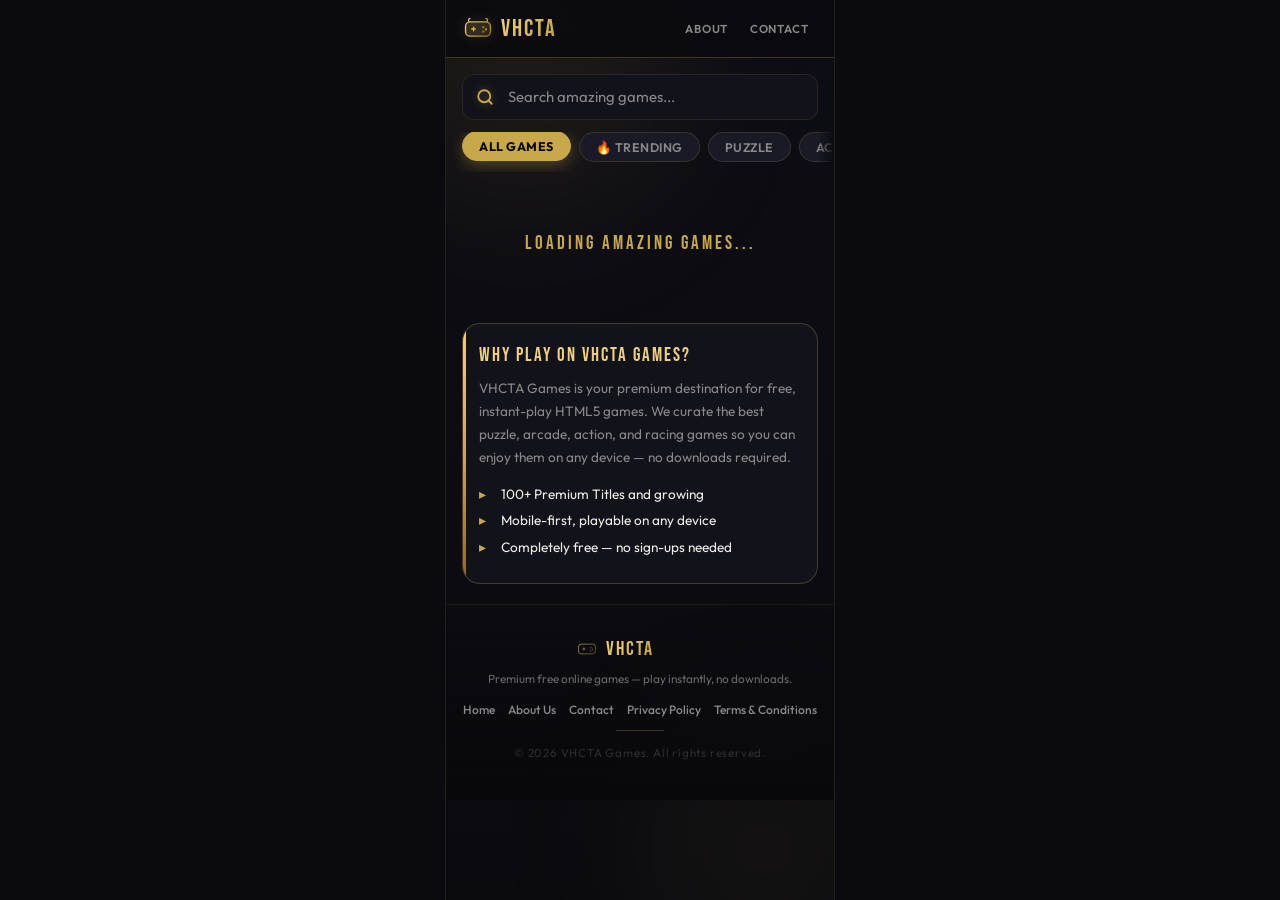
<file: index.html>
<!DOCTYPE html>
<html lang="en">

<head>
    <meta charset="UTF-8">
    <!-- DNS Prefetch & Preconnect (speed boost for external resources) -->
    <link rel="dns-prefetch" href="//fonts.googleapis.com">
    <link rel="dns-prefetch" href="//fonts.gstatic.com">
    <link rel="dns-prefetch" href="//pagead2.googlesyndication.com">
    <link rel="dns-prefetch" href="//www.googletagmanager.com">
    <meta name="viewport" content="width=device-width, initial-scale=1.0">
    <title>VHCTA Games | Best Free Online & Mobile Games</title>
    <meta name="description" content="Play 100+ best free online games on VHCTA Games. No downloads required. High-quality arcade, puzzle, action, racing, strategy and sports games for instant fun!">
    <meta name="keywords" content="free online games, best mobile games, VHCTA games, HTML5 games, free browser games, arcade games, puzzle games, play online games free, vhcta.com">
    <link rel="canonical" href="https://vhcta.com/">

    <!-- PWA & Icons -->
    <link rel="manifest" href="/manifest.json">
    <meta name="theme-color" content="#C9A84C">
    <meta name="apple-mobile-web-app-capable" content="yes">
    <meta name="apple-mobile-web-app-status-bar-style" content="black-translucent">
    <link rel="icon" type="image/png" href="/assets/favicon.png">
    <link rel="apple-touch-icon" href="/assets/icon-512.png">

    <!-- Google AdSense Auto Ads -->
    <script async src="https://pagead2.googlesyndication.com/pagead/js/adsbygoogle.js?client=ca-pub-6165378370949443"
        crossorigin="anonymous"></script>

    <!-- Google Analytics (GA4) -->
    <script async src="https://www.googletagmanager.com/gtag/js?id=G-B0TNF7TQW3"></script>
    <script>
        window.dataLayer = window.dataLayer || [];
        function gtag() { dataLayer.push(arguments); }
        gtag('js', new Date());
        gtag('config', 'G-B0TNF7TQW3');
    </script>
    <!-- Content Protection -->
    <script src="js/security.js"></script>

    <!-- Open Graph -->
    <meta property="og:title" content="VHCTA Games | Best Free Online Games">
    <meta property="og:description" content="Play instant high-quality games on VHCTA. No downloads, just pure fun!">
    <meta property="og:image" content="https://vhcta.com/assets/icon-512.png">
    <meta property="og:url" content="https://vhcta.com/">
    <meta property="og:type" content="website">

    <!-- Twitter Card -->
    <meta name="twitter:card" content="summary_large_image">
    <meta name="twitter:title" content="VHCTA Games | Best Free Online Games">
    <meta name="twitter:description" content="Play instant high-quality games on VHCTA.">
    <meta name="twitter:image" content="https://vhcta.com/assets/icon-512.png">

    <!-- JSON-LD -->
    <script type="application/ld+json">
    {
      "@context": "https://schema.org",
      "@type": "SoftwareApplication",
      "name": "VHCTA Games",
      "url": "https://vhcta.com/",
      "operatingSystem": "Web, Android, iOS",
      "applicationCategory": "GameApplication",
      "offers": { "@type": "Offer", "price": "0", "priceCurrency": "USD" },
      "aggregateRating": { "@type": "AggregateRating", "ratingValue": "4.8", "ratingCount": "2500" }
    }
    </script>

    <link rel="preconnect" href="https://fonts.googleapis.com">
    <link rel="preconnect" href="https://fonts.gstatic.com" crossorigin>
    <!-- Preload critical CSS -->
    <link rel="preload" href="/css/style.css" as="style">
    <link rel="preload" href="https://fonts.googleapis.com/css2?family=Bebas+Neue&family=Outfit:wght@300;400;500;600;700&display=swap" as="style">
    <!-- Fonts -->
    <link href="https://fonts.googleapis.com/css2?family=Bebas+Neue&family=Outfit:wght@300;400;500;600;700&display=swap" rel="stylesheet">
    <link rel="stylesheet" href="/css/style.css?v=7">
</head>

<body>
    <div id="app-wrapper">

        <!-- Background -->
        <div class="bg-glow bg-glow-1"></div>
        <div class="bg-glow bg-glow-2"></div>
        <div class="bg-shapes">
            <svg class="shape shape-1" viewBox="0 0 24 24" fill="none" stroke="currentColor" stroke-width="1.5" stroke-linecap="round" stroke-linejoin="round">
                <rect x="2" y="6" width="20" height="12" rx="4"/><path d="M6 12h4m-2-2v4m10-2h.01M14 12h.01"/>
            </svg>
            <svg class="shape shape-2" viewBox="0 0 24 24" fill="none" stroke="currentColor" stroke-width="1.5" stroke-linecap="round" stroke-linejoin="round">
                <path d="M12 2l3.09 6.26L22 9.27l-5 4.87 1.18 6.88L12 17.77l-6.18 3.25L7 14.14 2 9.27l6.91-1.01L12 2z"/>
            </svg>
            <svg class="shape shape-3" viewBox="0 0 24 24" fill="none" stroke="currentColor" stroke-width="1.5" stroke-linecap="round" stroke-linejoin="round">
                <path d="M21 16V8a2 2 0 0 0-1-1.73l-7-4a2 2 0 0 0-2 0l-7 4A2 2 0 0 0 3 8v8a2 2 0 0 0 1 1.73l7 4a2 2 0 0 0 2 0l7-4A2 2 0 0 0 21 16z"/>
            </svg>
            <svg class="shape shape-4" viewBox="0 0 24 24" fill="none" stroke="currentColor" stroke-width="1.5" stroke-linecap="round" stroke-linejoin="round">
                <path d="M2 4l3 12h14l3-12-6 7-4-7-4 7-6-7zm3 16h14"/>
            </svg>
        </div>

        <!-- Header -->
        <header>
            <div class="container header-content">
                <a href="/" class="logo" style="text-decoration:none;">
                    <!-- Animated SVG Logo for VHCTA -->
                    <div class="vhcta-logo-wrap">
                        <svg class="vhcta-logo-icon" viewBox="0 0 36 36" fill="none" xmlns="http://www.w3.org/2000/svg">
                            <!-- Controller body -->
                            <rect x="4" y="10" width="28" height="16" rx="5" fill="url(#logoGrad)" opacity="0.15"/>
                            <rect x="4" y="10" width="28" height="16" rx="5" stroke="url(#logoGrad)" stroke-width="1.6" fill="none"/>
                            <!-- D-pad left -->
                            <path d="M11 18h4M13 16v4" stroke="url(#logoGrad)" stroke-width="1.5" stroke-linecap="round"/>
                            <!-- Buttons right -->
                            <circle cx="24" cy="16" r="1.3" fill="url(#logoGrad)" opacity="0.7"/>
                            <circle cx="27" cy="18.5" r="1.3" fill="url(#logoGrad)"/>
                            <circle cx="24" cy="21" r="1.3" fill="url(#logoGrad)" opacity="0.7"/>
                            <!-- Grip bumps -->
                            <path d="M8 10 Q6 7 9 6" stroke="url(#logoGrad)" stroke-width="1.3" stroke-linecap="round" fill="none"/>
                            <path d="M28 10 Q30 7 27 6" stroke="url(#logoGrad)" stroke-width="1.3" stroke-linecap="round" fill="none"/>
                            <defs>
                                <linearGradient id="logoGrad" x1="4" y1="6" x2="32" y2="30" gradientUnits="userSpaceOnUse">
                                    <stop offset="0%" stop-color="#F0D080"/>
                                    <stop offset="50%" stop-color="#C9A84C"/>
                                    <stop offset="100%" stop-color="#8B6914"/>
                                </linearGradient>
                            </defs>
                        </svg>
                        <span class="vhcta-wordmark">VHCTA<span class="vhcta-sub">GAMES</span></span>
                    </div>
                </a>
                <nav class="header-nav">
                    <a href="/about" class="nav-link">About</a>
                    <a href="/contact" class="nav-link">Contact</a>
                </nav>
            </div>
        </header>

        <main class="container">

            <!-- Search & Filter -->
            <section class="controls">
                <div class="search-box">
                    <span class="search-icon">
                        <svg viewBox="0 0 24 24" width="18" height="18" fill="none" stroke="currentColor" stroke-width="2.5" stroke-linecap="round" stroke-linejoin="round">
                            <circle cx="11" cy="11" r="8"></circle>
                            <path d="m21 21-4.3-4.3"></path>
                        </svg>
                    </span>
                    <input type="text" id="game-search" placeholder="Search amazing games...">
                </div>

                <div class="categories-wrapper">
                    <div class="categories" id="category-list">
                        <button class="cat-btn active" data-category="all">All Games</button>
                        <button class="cat-btn" data-category="trending">🔥 Trending</button>
                        <button class="cat-btn" data-category="puzzle">Puzzle</button>
                        <button class="cat-btn" data-category="action">Action</button>
                        <button class="cat-btn" data-category="arcade">Arcade</button>
                        <button class="cat-btn" data-category="strategy">Strategy</button>
                        <button class="cat-btn" data-category="racing">Racing</button>
                        <button class="cat-btn" data-category="sports">Sports</button>
                    </div>
                </div>
            </section>

            <!-- Recent Games Section -->
            <section id="recent-games-section" style="display: none; margin-top: 2rem;">
                <div class="section-header">
                    <h2 class="section-title">Recent Games</h2>
                    <div class="section-underline"></div>
                </div>
                <div class="recent-grid" id="recent-grid"></div>
            </section>

            <!-- Game Grid -->
            <section class="game-grid" id="game-grid">
                <div class="loader">Loading amazing games...</div>
            </section>

            <!-- Pagination Controls -->
            <div class="pagination" id="pagination-controls" style="display: none;">
                <button class="page-btn" id="prev-page" disabled>Previous</button>
                <span class="page-info" id="page-info">Page 1 of 1</span>
                <button class="page-btn" id="next-page">Next</button>
            </div>

            <!-- About Section -->
            <section class="about-section">
                <h2>Why Play on VHCTA Games?</h2>
                <p>VHCTA Games is your premium destination for free, instant-play HTML5 games. We curate the best puzzle, arcade, action, and racing games so you can enjoy them on any device — no downloads required.</p>
                <ul>
                    <li>100+ Premium Titles and growing</li>
                    <li>Mobile-first, playable on any device</li>
                    <li>Completely free — no sign-ups needed</li>
                </ul>
            </section>

        </main>

        <footer>
            <div class="container footer-inner">
                <div class="footer-logo-row">
                    <svg class="footer-logo-svg" viewBox="0 0 36 36" fill="none" xmlns="http://www.w3.org/2000/svg" width="22" height="22">
                        <rect x="4" y="10" width="28" height="16" rx="5" stroke="url(#fGrad)" stroke-width="1.6" fill="none" opacity="0.6"/>
                        <path d="M11 18h4M13 16v4" stroke="url(#fGrad)" stroke-width="1.5" stroke-linecap="round" opacity="0.6"/>
                        <circle cx="24" cy="16" r="1.3" fill="url(#fGrad)" opacity="0.5"/>
                        <circle cx="27" cy="18.5" r="1.3" fill="url(#fGrad)" opacity="0.6"/>
                        <circle cx="24" cy="21" r="1.3" fill="url(#fGrad)" opacity="0.5"/>
                        <defs>
                            <linearGradient id="fGrad" x1="4" y1="6" x2="32" y2="30" gradientUnits="userSpaceOnUse">
                                <stop offset="0%" stop-color="#F0D080"/>
                                <stop offset="100%" stop-color="#8B6914"/>
                            </linearGradient>
                        </defs>
                    </svg>
                    <span class="footer-brand">VHCTA<span>GAMES</span></span>
                </div>
                <p class="footer-tagline">Premium free online games — play instantly, no downloads.</p>
                <nav class="footer-nav">
                    <a href="/">Home</a>
                    <a href="/about">About Us</a>
                    <a href="/contact">Contact</a>
                    <a href="/privacy">Privacy Policy</a>
                    <a href="/terms">Terms &amp; Conditions</a>
                </nav>
                <div class="footer-divider"></div>
                <p class="footer-copy">&copy; 2026 VHCTA Games. All rights reserved.</p>
            </div>
        </footer>

    </div>

    <!-- Scripts at bottom of body for guaranteed execution order without race conditions -->
    <script src="/js/games.js?v=7"></script>
    <script src="/js/main.js?v=7"></script>
    <script>
        // Unregister any stuck service workers that are breaking the local experience
        if ('serviceWorker' in navigator) {
            navigator.serviceWorker.getRegistrations().then(function(registrations) {
                for(let registration of registrations) {
                    registration.unregister();
                }
            });
            window.addEventListener('load', () => {
                navigator.serviceWorker.register('/sw.js?v=7')
                    .then(() => console.log('PWA: SW registered.'))
                    .catch(err => console.log('PWA: SW failed.', err));
            });
        }
    </script>
</body>

</html>
</file>
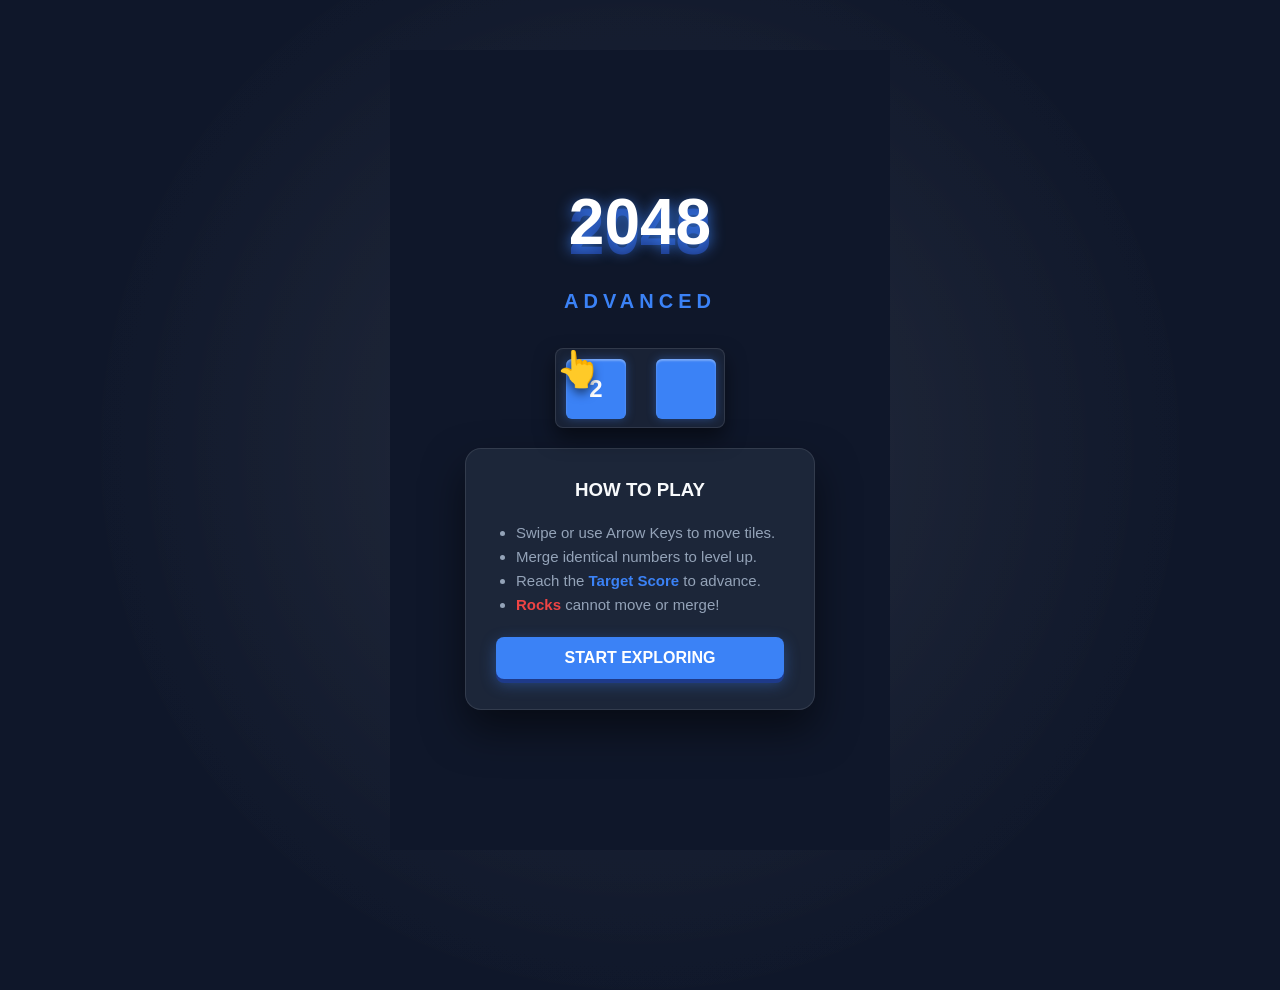
<file: games/2048-advanced/index.html>
<!DOCTYPE html>
<html lang="en">

<head>
    <meta charset="UTF-8">
    <meta name="viewport" content="width=device-width, initial-scale=1.0, maximum-scale=1.0, user-scalable=no">
    <title>2048 Advanced - 3D Puzzle</title>
    
    <!-- Meta/Thumbnail -->
    <link rel="icon" type="image/svg+xml" href="assets/icons/icon.svg">
    <meta property="og:image" content="assets/images/thumbnail.svg">
    <meta property="og:title" content="2048 Advanced">
    <meta property="og:description" content="3D Grid Evolving Puzzle Experience">
    
    <link rel="stylesheet" href="css/style.css">
</head>

<body>
    <!-- Background layers for 3D/parallax effect -->
    <div id="bg-layer-1" class="parallax-bg"></div>
    <div id="bg-layer-2" class="parallax-bg"></div>

    <div id="app-container">
        <!-- Header / UI HUD -->
        <header id="hud" class="hidden-initially">
            <div class="hud-topline">
                <div class="game-title">2048 <span class="badge" id="level-badge">LVL 1</span></div>
                <div class="hud-scores">
                    <div class="score-card">
                        <div class="score-label">SCORE</div>
                        <div class="score-val" id="score-current">0</div>
                    </div>
                    <div class="score-card best-card">
                        <div class="score-label">BEST</div>
                        <div class="score-val" id="score-best">0</div>
                    </div>
                </div>
            </div>
            <div class="hud-bottomline">
                <div class="target-container">
                    TARGET: <span id="target-value">256</span>
                </div>
                <div id="controls-top">
                    <button id="btn-pause" class="icon-btn">⏸</button>
                    <button id="btn-sound" class="icon-btn">🔊</button>
                </div>
            </div>
        </header>

        <!-- Controls layer
        <div id="controls-top" class="hidden-initially">
            <button id="btn-pause" class="icon-btn">⏸</button>
            <button id="btn-sound" class="icon-btn">🔊</button>
        </div> -->

        <!-- Main Game Board 3D Container -->
        <main id="game-stage">
            <div id="board-container" class="board-container hidden-initially">
                <div id="board-grid" class="board-grid"></div>
                <div id="tiles-layer" class="tiles-layer"></div>
            </div>
        </main>

        <!-- UI Overlays -->
        <div id="screen-start" class="screen full-screen active">
            <h1 class="logo-3d">2048 <br><span class="logo-sub">ADVANCED</span></h1>

            <div class="animated-demo">
                <div class="demo-board">
                    <div class="demo-tile t-left">2</div>
                    <div class="demo-tile t-right"></div>
                    <div class="demo-hand">👆</div>
                </div>
            </div>

            <div class="card tutorial-card">
                <h3>HOW TO PLAY</h3>
                <ul>
                    <li>Swipe or use Arrow Keys to move tiles.</li>
                    <li>Merge identical numbers to level up.</li>
                    <li>Reach the <strong class="hl">Target Score</strong> to advance.</li>
                    <li><strong class="hl-red">Rocks</strong> cannot move or merge!</li>
                </ul>
                <button id="btn-start" class="primary-btn pulse">START EXPLORING</button>
            </div>
        </div>

        <!-- Pause Screen -->
        <div id="screen-pause" class="screen overlay">
            <div class="card">
                <h2>PAUSED</h2>
                <div class="btn-group">
                    <button id="btn-resume" class="primary-btn">RESUME GAME</button>
                    <button id="btn-restart" class="secondary-btn">RESTART LEVEL</button>
                </div>
            </div>
        </div>

        <!-- Game Over Screen -->
        <div id="screen-gameover" class="screen overlay">
            <div class="card">
                <h2>GAME OVER</h2>
                <p>No moves left!</p>
                <div class="final-score">SCORE: <span id="final-score-val">0</span></div>
                <button id="btn-retry" class="primary-btn">TRY AGAIN</button>
            </div>
        </div>

        <!-- Level Complete Screen -->
        <div id="screen-level-up" class="screen overlay">
            <div class="card">
                <h2 class="hdr-success">LEVEL PASSED!</h2>
                <div class="stars-container">
                    <span class="star pop-in-1">⭐</span>
                    <span class="star pop-in-2">⭐</span>
                    <span class="star pop-in-3">⭐</span>
                </div>
                <p id="next-level-desc" class="desc">Prepare for next challenge...</p>
                <button id="btn-next" class="primary-btn glow">CONTINUE</button>
            </div>
        </div>
    </div>

    <!-- Script loaded for core functionality and Audio Synthesis -->
    <script src="js/script.js"></script>
</body>

</html>
</file>
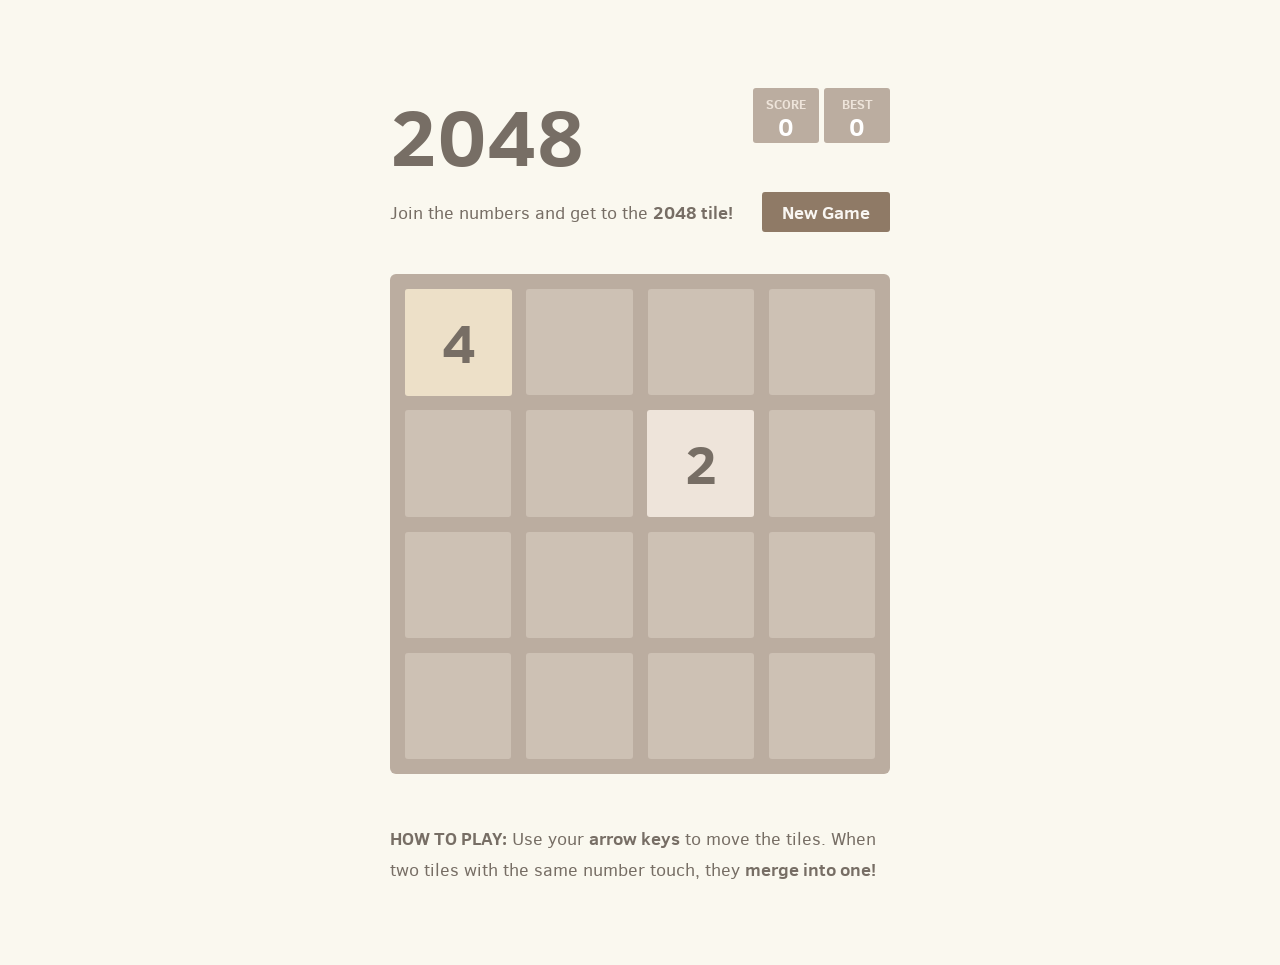
<file: games/2048/index.html>
<!DOCTYPE html>
<html>
<head>
  <meta charset="utf-8">
  <title>2048</title>

  <link href="style/main.css" rel="stylesheet" type="text/css">
  <link rel="shortcut icon" href="favicon.ico">
  <link rel="apple-touch-icon" href="meta/apple-touch-icon.png">
  <link rel="apple-touch-startup-image" href="meta/apple-touch-startup-image-640x1096.png" media="(device-width: 320px) and (device-height: 568px) and (-webkit-device-pixel-ratio: 2)"> <!-- iPhone 5+ -->
  <link rel="apple-touch-startup-image" href="meta/apple-touch-startup-image-640x920.png"  media="(device-width: 320px) and (device-height: 480px) and (-webkit-device-pixel-ratio: 2)"> <!-- iPhone, retina -->
  <meta name="apple-mobile-web-app-capable" content="yes">
  <meta name="apple-mobile-web-app-status-bar-style" content="black">

  <meta name="HandheldFriendly" content="True">
  <meta name="MobileOptimized" content="320">
  <meta name="viewport" content="width=device-width, target-densitydpi=160dpi, initial-scale=1.0, maximum-scale=1, user-scalable=no, minimal-ui">
</head>
<body>
  <div class="container">
    <div class="heading">
      <h1 class="title">2048</h1>
      <div class="scores-container">
        <div class="score-container">0</div>
        <div class="best-container">0</div>
      </div>
    </div>

    <div class="above-game">
      <p class="game-intro">Join the numbers and get to the <strong>2048 tile!</strong></p>
      <a class="restart-button">New Game</a>
    </div>

    <div class="game-container">
      <div class="game-message">
        <p></p>
        <div class="lower">
	        <a class="keep-playing-button">Keep going</a>
          <a class="retry-button">Try again</a>
        </div>
      </div>

      <div class="grid-container">
        <div class="grid-row">
          <div class="grid-cell"></div>
          <div class="grid-cell"></div>
          <div class="grid-cell"></div>
          <div class="grid-cell"></div>
        </div>
        <div class="grid-row">
          <div class="grid-cell"></div>
          <div class="grid-cell"></div>
          <div class="grid-cell"></div>
          <div class="grid-cell"></div>
        </div>
        <div class="grid-row">
          <div class="grid-cell"></div>
          <div class="grid-cell"></div>
          <div class="grid-cell"></div>
          <div class="grid-cell"></div>
        </div>
        <div class="grid-row">
          <div class="grid-cell"></div>
          <div class="grid-cell"></div>
          <div class="grid-cell"></div>
          <div class="grid-cell"></div>
        </div>
      </div>

      <div class="tile-container">

      </div>
    </div>

    <p class="game-explanation">
      <strong class="important">How to play:</strong> Use your <strong>arrow keys</strong> to move the tiles. When two tiles with the same number touch, they <strong>merge into one!</strong>
    </p>
  </div>

  <script src="js/bind_polyfill.js"></script>
  <script src="js/classlist_polyfill.js"></script>
  <script src="js/animframe_polyfill.js"></script>
  <script src="js/keyboard_input_manager.js"></script>
  <script src="js/html_actuator.js"></script>
  <script src="js/grid.js"></script>
  <script src="js/tile.js"></script>
  <script src="js/local_storage_manager.js"></script>
  <script src="js/game_manager.js"></script>
  <script src="js/application.js"></script>
</body>
</html>
</file>
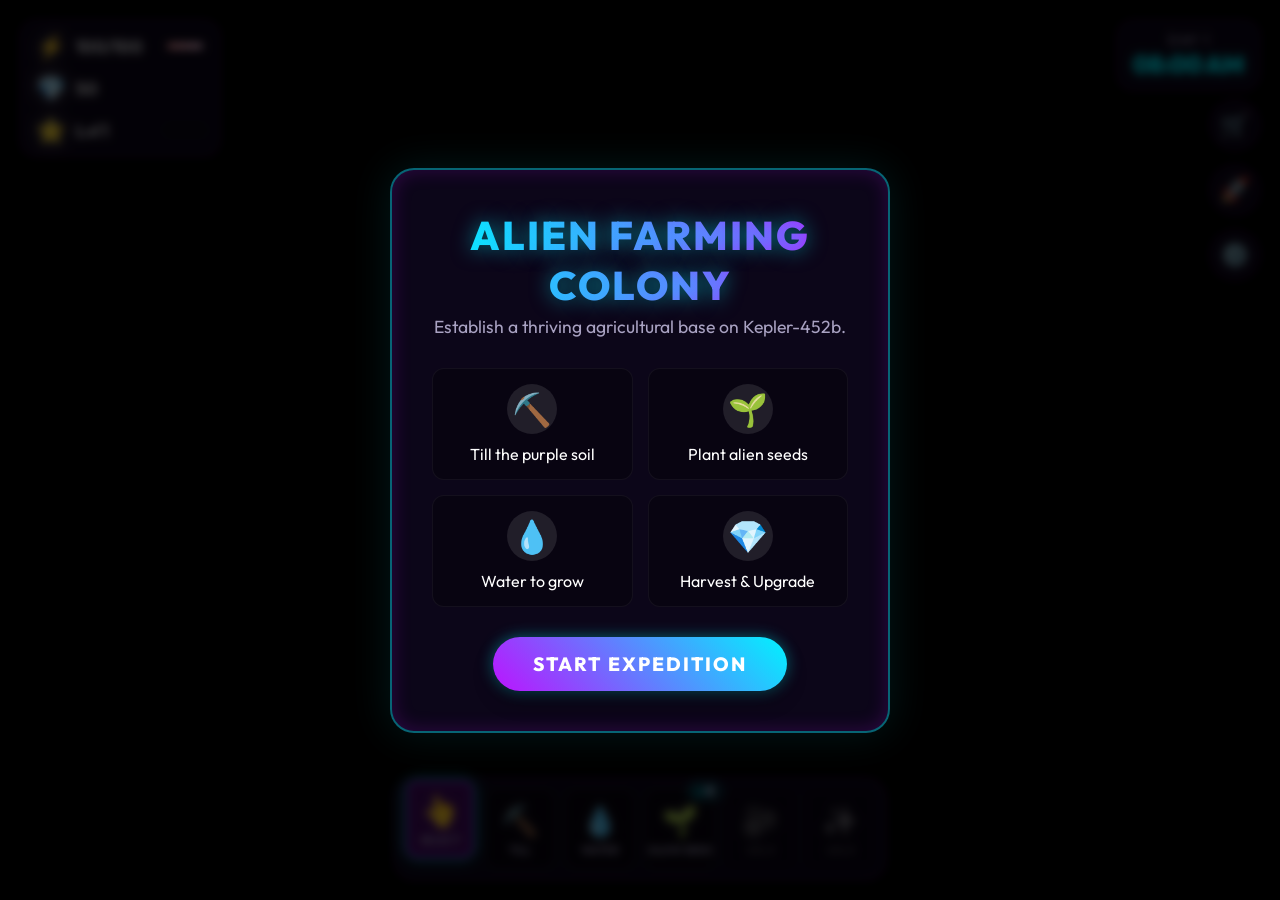
<file: games/alien-farming-colony/index.html>
<!DOCTYPE html>
<html lang="en">
<head>
    <meta charset="UTF-8">
    <meta name="viewport" content="width=device-width, initial-scale=1.0, maximum-scale=1.0, user-scalable=no">
    <title>Alien Farming Colony</title>
    <link href="https://fonts.googleapis.com/css2?family=Outfit:wght@300;400;600;800&display=swap" rel="stylesheet">
    <link rel="stylesheet" href="css/style.css">
    <link rel="icon" href="assets/icons/icon.svg" type="image/svg+xml">
</head>
<body>
    <!-- Game Canvas -->
    <canvas id="gameCanvas"></canvas>

    <!-- UI Overlay -->
    <div id="uiLayer">
        
        <!-- Top HUD -->
        <div id="hud" class="panel glass">
            <div class="stat-box">
                <div class="stat-icon energy-icon">⚡</div>
                <div class="stat-value" id="energyValue">100/100</div>
                <div class="stat-bar-bg"><div class="stat-bar-fill energy-fill" id="energyBar"></div></div>
            </div>
            <div class="stat-box">
                <div class="stat-icon money-icon">💎</div>
                <div class="stat-value" id="moneyValue">500</div>
            </div>
            <div class="stat-box">
                <div class="stat-icon level-icon">⭐</div>
                <div class="stat-value" id="levelValue">Lvl 1</div>
                <div class="stat-bar-bg"><div class="stat-bar-fill xp-fill" id="xpBar"></div></div>
            </div>
        </div>

        <!-- Time & Day -->
        <div id="timeHud" class="panel glass">
            <div id="dayDisplay">Day 1</div>
            <div id="timeDisplay">08:00 AM</div>
        </div>

        <!-- Tool / Inventory Bar (Bottom) -->
        <div id="toolbar" class="panel glass">
            <div class="tool-slot active" data-tool="cursor">
                <div class="tool-icon">👆</div>
                <div class="tool-name">Select</div>
            </div>
            <div class="tool-slot" data-tool="hoe">
                <div class="tool-icon">⛏️</div>
                <div class="tool-name">Till</div>
            </div>
            <div class="tool-slot" data-tool="water">
                <div class="tool-icon">💧</div>
                <div class="tool-name">Water</div>
            </div>
            <div class="tool-slot" data-tool="seed_glow">
                <div class="tool-icon">🌱</div>
                <div class="tool-name">Glow Seed</div>
                <div class="tool-cost">10💎</div>
            </div>
            <div class="tool-slot locked" data-tool="seed_energy">
                <div class="tool-icon">🫐</div>
                <div class="tool-name">Lvl 3</div>
            </div>
            <div class="tool-slot locked" data-tool="seed_star">
                <div class="tool-icon">✨</div>
                <div class="tool-name">Lvl 5</div>
            </div>
        </div>

        <!-- Right Side Menu Buttons -->
        <div id="menuButtons">
            <button class="circle-btn glass" id="btnShop">🛒</button>
            <button class="circle-btn glass" id="btnUpgrades">🚀</button>
            <button class="circle-btn glass" id="btnSettings">⚙️</button>
        </div>

    </div>

    <!-- Intro / Tutorial Screen -->
    <div id="introScreen" class="modal-overlay active">
        <div class="modal-content glass-heavy 3d-panel">
            <h1 class="neon-text title-glow">ALIEN FARMING COLONY</h1>
            <p class="subtitle">Establish a thriving agricultural base on Kepler-452b.</p>
            
            <div class="tutorial-grid">
                <div class="tut-item">
                    <div class="tut-icon">⛏️</div>
                    <p>Till the purple soil</p>
                </div>
                <div class="tut-item">
                    <div class="tut-icon">🌱</div>
                    <p>Plant alien seeds</p>
                </div>
                <div class="tut-item">
                    <div class="tut-icon">💧</div>
                    <p>Water to grow</p>
                </div>
                <div class="tut-item">
                    <div class="tut-icon">💎</div>
                    <p>Harvest & Upgrade</p>
                </div>
            </div>

            <button id="btnStartGame" class="btn-primary 3d-btn">START EXPEDITION</button>
        </div>
    </div>

    <!-- Shop / Upgrade Modal -->
    <div id="shopScreen" class="modal-overlay hidden">
        <div class="modal-content glass-heavy 3d-panel wide-panel">
            <button class="close-btn" id="btnCloseShop">✖</button>
            <h2 class="neon-text">COLONY UPGRADES</h2>
            
            <div class="upgrade-list">
                <div class="upgrade-item glass">
                    <div class="upg-icon">⛏️</div>
                    <div class="upg-info">
                        <h3>Plasma Hoe</h3>
                        <p>Tills faster, uses less energy.</p>
                    </div>
                    <button class="btn-buy" data-upgrade="hoe" data-cost="1000">1000💎</button>
                </div>
                <div class="upgrade-item glass">
                    <div class="upg-icon">💧</div>
                    <div class="upg-info">
                        <h3>Hydro-Drone</h3>
                        <p>Automatically waters dry crops.</p>
                    </div>
                    <button class="btn-buy" data-upgrade="water" data-cost="2500">2500💎</button>
                </div>
                <div class="upgrade-item glass">
                    <div class="upg-icon">⚡</div>
                    <div class="upg-info">
                        <h3>Energy Core</h3>
                        <p>Increases max energy by 50.</p>
                    </div>
                    <button class="btn-buy" data-upgrade="energy" data-cost="1500">1500💎</button>
                </div>
                <div class="upgrade-item glass">
                    <div class="upg-icon">🧑‍🌾</div>
                    <div class="upg-info">
                        <h3>Harvest Bot</h3>
                        <p>Auto-harvests mature crops.</p>
                    </div>
                    <button class="btn-buy" data-upgrade="bot" data-cost="5000">5000💎</button>
                </div>
            </div>
        </div>
    </div>

    <script src="js/audio.js"></script>
    <script src="js/script.js"></script>
</body>
</html>
</file>
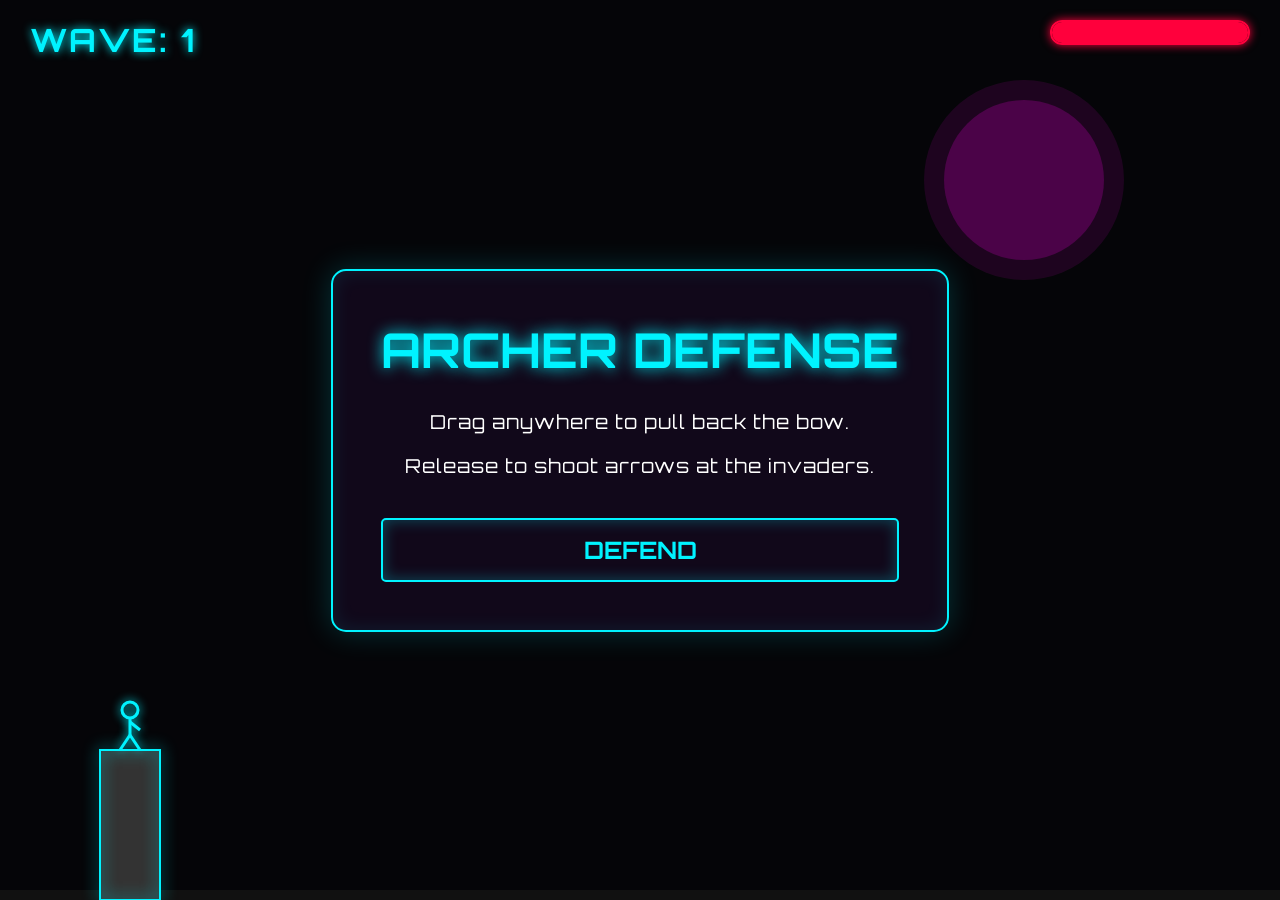
<file: games/archer-defense/index.html>
<!DOCTYPE html>
<html lang="en">
<head>
    <meta charset="UTF-8">
    <meta name="viewport" content="width=device-width, initial-scale=1.0, maximum-scale=1.0, user-scalable=no">
    <title>Archer Defense</title>
    <link href="https://fonts.googleapis.com/css2?family=Orbitron:wght@400;700;900&display=swap" rel="stylesheet">
    <link rel="stylesheet" href="css/style.css">
    <link rel="icon" type="image/png" href="assets/thumb.png">
</head>
<body>
    <div id="game-container">
        <canvas id="gameCanvas"></canvas>
        <div id="ui-layer">
            <div id="scoreDisplay">WAVE: 1</div>
            <div id="healthBarContainer"><div id="healthBar"></div></div>
            
            <div id="startScreen" class="screen active">
                <h1>ARCHER DEFENSE</h1>
                <p>Drag anywhere to pull back the bow.</p>
                <p>Release to shoot arrows at the invaders.</p>
                <button id="startBtn">DEFEND</button>
            </div>

            <div id="gameOverScreen" class="screen">
                <h1>CASTLE FALLEN</h1>
                <p>WAVES SURVIVED: <span id="finalScore">0</span></p>
                <button id="restartBtn">RETRY</button>
            </div>
        </div>
    </div>
    <script src="js/script.js"></script>
</body>
</html>
</file>
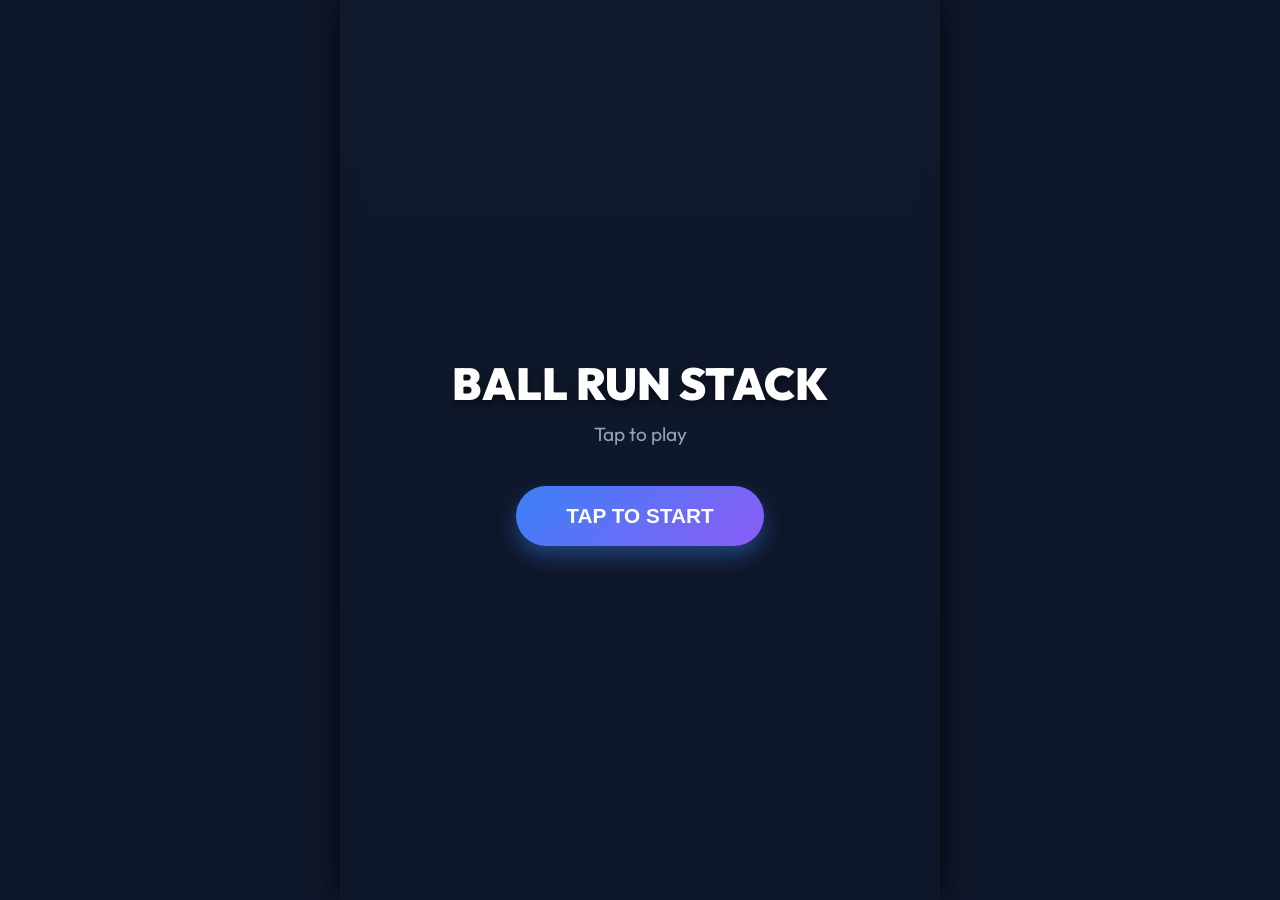
<file: games/ball-run-stack/index.html>
<!DOCTYPE html>
<html lang="en">
<head>
    <meta charset="UTF-8">
    <meta name="viewport" content="width=device-width, initial-scale=1.0, maximum-scale=1.0, user-scalable=no">
    <title>BALL RUN STACK</title>
    <link rel="stylesheet" href="css/style.css">
    <link href="https://fonts.googleapis.com/css2?family=Outfit:wght@400;700;900&display=swap" rel="stylesheet">
</head>
<body>
    <div id="game-container">
        <canvas id="gameCanvas"></canvas>
        <div id="ui-layer">
            <div id="start-screen" class="screen active">
                <h1>BALL RUN STACK</h1>
                <p>Tap to play</p>
                <button id="start-btn">TAP TO START</button>
            </div>
            <div id="game-ui" class="screen">
                <div class="top-bar">
                    <div class="score-box">SCORE: <span id="score">0</span></div>
                    <button id="pause-btn">⏸</button>
                </div>
            </div>
            <div id="pause-screen" class="screen">
                <h2>PAUSED</h2>
                <button id="resume-btn">RESUME</button>
            </div>
            <div id="gameover-screen" class="screen">
                <h2>GAME OVER</h2>
                <p>Score: <span id="final-score">0</span></p>
                <button id="retry-btn">TRY AGAIN</button>
            </div>
        </div>
    </div>
    <script src="js/script.js"></script>
</body>
</html>
</file>
<file: css/style.css>
/* ═══════════════════════════════════════════
   A23 GAMES — OFFICIAL BRAND THEME v1.0
   "Dark. Gold. Premium. That is A23."
   ═══════════════════════════════════════════ */
@import url('https://fonts.googleapis.com/css2?family=Bebas+Neue&family=Outfit:wght@300;400;500;600;700&display=swap');

:root {
  /* Gold Palette */
  --gold:       #C9A84C;
  --gold-light: #F0D080;
  --gold-dark:  #8B6914;
  --gold-glow:  rgba(201,168,76,.25);
  --gold-border:rgba(201,168,76,.12);
  --gold-border2:rgba(201,168,76,.28);

  /* Surfaces */
  --bg:   #0A0A0F;
  --s1:   #12121A;
  --s2:   #1A1A26;
  --s3:   #222232;

  /* Text */
  --t1:   #F0EDE6;
  --t2:   #888888;

  /* Category accents */
  --cat-action:   #F09595;
  --cat-strategy: #85B7EB;
  --cat-sports:   #C97A4C;
  --cat-racing:   #8888CC;
  --cat-puzzle:   #5DCAA5;
  --cat-arcade:   #EF9F27;

  /* Gradients */
  --grad-gold: linear-gradient(135deg, #F0D080 0%, #C9A84C 50%, #8B6914 100%);
  --grad-card: linear-gradient(160deg, #12121A 0%, #0E0E16 100%);

  /* FX */
  --ease: cubic-bezier(0.22,1,0.36,1);
  --r-sm: 14px;
  --r-lg: 18px;
  --shadow: 0 6px 24px rgba(0,0,0,.7);
  --shadow-gold: 0 0 20px rgba(201,168,76,.2);
}

*,*::before,*::after{margin:0;padding:0;box-sizing:border-box;}
html{scroll-behavior:smooth;}

body{
  font-family:'Outfit',sans-serif;
  background:var(--bg);
  color:var(--t1);
  min-height:100vh;overflow-x:hidden;
  display:flex;justify-content:center;
}

#app-wrapper{
  width:100%;max-width:390px;min-height:100vh;
  position:relative;overflow:hidden;
  background:linear-gradient(180deg,#0D0D14 0%,var(--bg) 100%);
  border-left:1px solid var(--gold-border);
  border-right:1px solid var(--gold-border);
}

.container{padding:0 16px;}

/* ── Background Glows ── */
.bg-glow{
  position:absolute;border-radius:50%;filter:blur(80px);
  pointer-events:none;z-index:0;
  animation:bgPulse 12s ease-in-out infinite alternate;
}
.bg-glow-1{width:280px;height:280px;top:-80px;left:-60px; background:rgba(201,168,76,.1);animation-delay:0s;}
.bg-glow-2{width:240px;height:240px;bottom:-70px;right:-50px;background:rgba(201,168,76,.07);animation-delay:-6s;}
@keyframes bgPulse{0%{opacity:.5;transform:scale(1);}100%{opacity:.9;transform:scale(1.3);}}

/* Floating shapes */
.bg-shapes{position:absolute;inset:0;overflow:hidden;pointer-events:none;z-index:0;}
.shape{position:absolute;animation:floatUp 30s linear infinite;opacity:0;}
@keyframes floatUp{
  0%  {transform:translateY(108vh)rotate(0deg)  scale(.6);opacity:0;}
  12% {opacity:.06;}85%{opacity:.06;}
  100%{transform:translateY(-10vh)rotate(360deg)scale(1.3);opacity:0;}
}
.shape-1{left:8%; width:48px;height:48px;color:var(--gold);     filter:drop-shadow(0 0 6px var(--gold));     animation-duration:34s;}
.shape-2{left:35%;width:26px;height:26px;color:var(--gold-light);filter:drop-shadow(0 0 6px var(--gold-light));animation-duration:22s;animation-delay:-9s;}
.shape-3{left:65%;width:42px;height:42px;color:var(--gold-dark); filter:drop-shadow(0 0 6px var(--gold-dark)); animation-duration:38s;animation-delay:-18s;}
.shape-4{left:83%;width:34px;height:34px;color:var(--gold);      filter:drop-shadow(0 0 6px var(--gold));     animation-duration:28s;animation-delay:-5s;}

/* ── Header ── */
header{
  height:58px;
  background:rgba(10,10,15,.88);
  backdrop-filter:blur(20px);-webkit-backdrop-filter:blur(20px);
  border-bottom:1px solid var(--gold-border2);
  position:sticky;top:0;z-index:200;
}
.header-content{height:100%;display:flex;justify-content:space-between;align-items:center;gap:.5rem;}

/* Header nav */
.header-nav{
  display:flex;align-items:center;gap:.15rem;
}
.header-nav .nav-link{
  color:var(--t2);text-decoration:none;
  font-size:.72rem;font-weight:600;letter-spacing:.8px;
  text-transform:uppercase;padding:.32rem .6rem;
  border-radius:8px;transition:color .2s,background .2s;
  white-space:nowrap;
}
.header-nav .nav-link:hover{color:var(--gold);background:rgba(201,168,76,.08);}
.header-nav .nav-link.active{color:var(--gold);background:rgba(201,168,76,.1);border:1px solid var(--gold-border);}

/* ── VHCTA Logo System ── */
.logo{display:flex;align-items:center;gap:.45rem;cursor:pointer;text-decoration:none;}

/* Logo wrapper */
.vhcta-logo-wrap{
  display:flex;align-items:center;gap:.45rem;
}

/* SVG icon — float + glow pulse animation */
.vhcta-logo-icon{
  width:32px;height:32px;flex-shrink:0;
  filter:drop-shadow(0 0 6px rgba(201,168,76,.35));
  animation:vhctaFloat 5s ease-in-out infinite, vhctaGlow 3s ease-in-out infinite alternate;
  transition:filter .3s;
}
.logo:hover .vhcta-logo-icon{
  filter:drop-shadow(0 0 14px rgba(201,168,76,.65));
}
@keyframes vhctaFloat{
  0%,100%{transform:translateY(0) rotate(0deg);}
  30%{transform:translateY(-3px) rotate(-1deg);}
  70%{transform:translateY(-2px) rotate(1deg);}
}
@keyframes vhctaGlow{
  0%{filter:drop-shadow(0 0 5px rgba(201,168,76,.25));}
  100%{filter:drop-shadow(0 0 14px rgba(201,168,76,.6));}
}

/* Wordmark */
.vhcta-wordmark{
  display:flex;align-items:baseline;gap:.18rem;
  font-family:'Bebas Neue',sans-serif;
  letter-spacing:2px;
  line-height:1;
  background:var(--grad-gold);
  -webkit-background-clip:text;-webkit-text-fill-color:transparent;
  background-clip:text;
}
/* Main VHCTA text */
.vhcta-wordmark{font-size:1.5rem;}
/* GAMES sub-text */
.vhcta-sub{
  font-family:'Outfit',sans-serif;
  font-size:.62rem;font-weight:700;letter-spacing:2.5px;
  opacity:.75;margin-left:.1rem;
  align-self:flex-end;padding-bottom:.08rem;
}

/* Legacy logo support */
.logo-icon-img{
  width:34px;height:34px;object-fit:contain;
  filter:drop-shadow(0 0 8px var(--gold-glow));
  animation:logoFloat 5s ease-in-out infinite;
  transition:filter .3s;
}
.logo:hover .logo-icon-img{filter:drop-shadow(0 0 16px rgba(201,168,76,.5));}
@keyframes logoFloat{0%,100%{transform:translateY(0);}50%{transform:translateY(-4px);}}
.logo h1{
  font-family:'Bebas Neue',sans-serif;
  font-size:1.55rem;font-weight:400;letter-spacing:2px;
  background:var(--grad-gold);
  -webkit-background-clip:text;-webkit-text-fill-color:transparent;
}

/* Coin badge */
.coin-balance{
  display:flex;align-items:center;gap:.38rem;
  background:var(--s1);
  border:1px solid var(--gold-border2);
  border-radius:50px;padding:.34rem .85rem;
  font-family:'Outfit',sans-serif;
  font-weight:600;font-size:.84rem;color:var(--gold);
  transition:all .25s var(--ease);position:relative;cursor:default;
  box-shadow:0 0 12px rgba(201,168,76,.08);
}
.coin-balance:hover{transform:translateY(-2px);box-shadow:var(--shadow-gold);border-color:var(--gold);}
.coin-animate{animation:coinBurst .5s ease-out;}
@keyframes coinBurst{0%,100%{transform:scale(1);}50%{transform:scale(1.18);box-shadow:0 0 22px rgba(201,168,76,.45);}}
.coin-float{
  position:absolute;top:50%;right:-16px;
  font-weight:700;font-size:.9rem;color:var(--gold-light);
  pointer-events:none;z-index:50;
  animation:coinUp 1.4s ease-out forwards;
}
@keyframes coinUp{0%{opacity:0;transform:translate(0,-50%)scale(.5);}20%{opacity:1;transform:translate(8px,-80%)scale(1.15);}100%{opacity:0;transform:translate(14px,-155%)scale(1);}}

/* ── Controls ── */
.controls{
  margin-top:16px;display:flex;flex-direction:column;gap:12px;
  position:relative;z-index:10;
  scroll-margin-top: 80px; /* Prevents sticky header from covering search bar during pagination scroll */
}

.search-box{position:relative;}
.search-icon{
  position:absolute;left:14px;top:50%;transform:translateY(-50%);
  color:var(--gold);display:flex;align-items:center;pointer-events:none;
  filter:drop-shadow(0 0 4px rgba(201,168,76,.4));
  animation:siPulse 3s ease-in-out infinite;
}
@keyframes siPulse{0%,100%{opacity:.65;}50%{opacity:1;filter:drop-shadow(0 0 8px var(--gold));}}
#game-search{
  width:100%;
  background:var(--s1);
  border:1px solid var(--gold-border);
  border-radius:12px;
  padding:.78rem 14px .78rem 2.8rem;
  color:var(--t1);font-size:.93rem;font-family:'Outfit',sans-serif;
  outline:none;
  transition:border-color .25s,box-shadow .25s;
}
#game-search::placeholder{color:var(--t2);}
#game-search:focus{
  border-color:rgba(201,168,76,.45);
  box-shadow:0 0 0 3px rgba(201,168,76,.08),var(--shadow-gold);
  background:var(--s2);
}

/* Category pills */
.categories-wrapper{
  overflow-x:auto;margin:0 -16px;padding:0 16px .3rem;
  -webkit-overflow-scrolling:touch;
  -webkit-mask-image:linear-gradient(to right,transparent,#000 16px,#000 calc(100% - 16px),transparent);
  mask-image:linear-gradient(to right,transparent,#000 16px,#000 calc(100% - 16px),transparent);
}
.categories-wrapper::-webkit-scrollbar{height:4px;}
.categories-wrapper::-webkit-scrollbar-track{background:transparent;}
.categories-wrapper::-webkit-scrollbar-thumb{background:rgba(201,168,76,0.3);border-radius:4px;}
.categories-wrapper::-webkit-scrollbar-thumb:hover{background:rgba(201,168,76,0.6);}
.categories{display:flex;gap:8px;white-space:nowrap;width:max-content;padding-bottom:.3rem;}

.cat-btn{
  background:var(--s2);
  border:1px solid rgba(201,168,76,.18);
  color:var(--t2);font-family:'Outfit',sans-serif;
  padding:.42rem 1rem;border-radius:50px;
  font-size:.78rem;font-weight:600;cursor:pointer;
  letter-spacing:.5px;text-transform:uppercase;
  transition:all .22s var(--ease);
}
.cat-btn:hover{background:var(--s3);color:var(--gold);border-color:rgba(201,168,76,.35);transform:translateY(-2px);}
.cat-btn.active{
  background:var(--gold);border-color:var(--gold);
  color:#000;font-weight:700;
  box-shadow:0 4px 16px rgba(201,168,76,.35);transform:translateY(-1px);
}

/* ── Section header ── */
.section-header{margin-bottom:12px;position:relative;z-index:10;}
.section-title{
  font-family:'Bebas Neue',sans-serif;
  font-size:1.3rem;font-weight:400;color:var(--gold-light);letter-spacing:2px;
}
.section-underline{
  width:40px;height:2px;margin-top:5px;border-radius:2px;
  background:var(--grad-gold);box-shadow:0 0 8px rgba(201,168,76,.4);
}

/* ══════════════════════════════
   GAME GRID — PREMIUM LAYOUT
   ══════════════════════════════ */
.game-grid,.recent-grid{
  display:grid;
  grid-template-columns:repeat(2,1fr);
  gap:12px;
  margin:12px 0 20px;
  position:relative;z-index:10;
}

/* Featured card: full-width */
.game-grid .game-card:first-child{grid-column:1/-1;}
.game-grid .game-card:first-child .game-thumb{aspect-ratio:16/7;}
.game-grid .game-card:first-child .game-info .title{font-size:1.05rem;}
.game-grid .game-card:first-child .featured-crown{display:flex;}

/* Card entrance */
@keyframes cardIn{from{opacity:0;transform:translateY(16px)scale(.95);}to{opacity:1;transform:none;}}

/* ── GAME CARD ── */
.game-card{
  position:relative;display:flex;flex-direction:column;
  border-radius:var(--r-sm);overflow:hidden;cursor:pointer;
  background:var(--s1);
  border:1px solid var(--gold-border);
  box-shadow:var(--shadow);
  transition:transform .3s var(--ease),box-shadow .3s var(--ease),border-color .3s;
  animation:cardIn .5s var(--ease) both;
}
.game-card:nth-child(1){animation-delay:.02s}.game-card:nth-child(2){animation-delay:.05s}
.game-card:nth-child(3){animation-delay:.08s}.game-card:nth-child(4){animation-delay:.11s}
.game-card:nth-child(5){animation-delay:.14s}.game-card:nth-child(6){animation-delay:.17s}
.game-card:nth-child(7){animation-delay:.20s}.game-card:nth-child(8){animation-delay:.23s}
.game-card:nth-child(9){animation-delay:.26s}.game-card:nth-child(10){animation-delay:.29s}
.game-card:nth-child(11){animation-delay:.32s}.game-card:nth-child(12){animation-delay:.35s}

/* Gold glow border on hover */
.game-card::before{
  content:'';position:absolute;inset:0;
  border-radius:var(--r-sm);
  background:linear-gradient(135deg,var(--gold-light),var(--gold),var(--gold-dark));
  opacity:0;z-index:0;transition:opacity .3s var(--ease);
  padding:1px;
  -webkit-mask:linear-gradient(#fff 0 0) content-box,linear-gradient(#fff 0 0);
  -webkit-mask-composite:xor;mask-composite:exclude;
}
.game-card:hover::before{opacity:1;}

/* Shimmer sweep */
.game-card::after{
  content:'';position:absolute;inset:0;z-index:4;pointer-events:none;
  background:linear-gradient(110deg,transparent 35%,rgba(201,168,76,.1) 50%,transparent 65%);
  transform:translateX(-130%);
  transition:transform .65s var(--ease);
}
.game-card:hover::after{transform:translateX(130%);}

.game-card:hover{
  transform:translateY(-8px)scale(1.025);
  box-shadow:0 18px 44px rgba(0,0,0,.8),var(--shadow-gold);
  border-color:rgba(201,168,76,.35);
}

/* Thumbnail */
.game-thumb{
  width:100%;aspect-ratio:1;
  background: radial-gradient(circle at center, #1A1A26 0%, #0A0A12 100%);
  position:relative;overflow:hidden;flex-shrink:0;
}
.game-thumb img{
  width:100%;height:100%;object-fit:cover;display:block;
  transition:transform .5s var(--ease);
}
.game-card:hover .game-thumb img{transform:scale(1.1) rotate(1deg);}
/* Bottom gradient */
.game-thumb::after{
  content:'';position:absolute;bottom:0;left:0;right:0;height:50%;
  background:linear-gradient(to top,rgba(10,10,15,.95) 0%,transparent 100%);
  pointer-events:none;z-index:1;
}

/* Info */
.game-info{
  padding:10px 12px 12px;
  display:flex;flex-direction:column;gap:4px;
  position:relative;z-index:1;
  background:var(--s1);
}
.game-info .title{
  font-family:'Outfit',sans-serif;
  font-size:.9rem;font-weight:500;color:var(--t1);
  white-space:nowrap;overflow:hidden;text-overflow:ellipsis;
}
.game-info .sub{
  font-size:.65rem;color:var(--t2);font-weight:600;
  text-transform:uppercase;letter-spacing:1.5px;
}

/* Play button — gold circle */
.play-badge{
  position:absolute;bottom:10px;right:10px;z-index:5;
  width:30px;height:30px;border-radius:50%;
  background:var(--grad-gold);
  display:flex;align-items:center;justify-content:center;
  font-size:.82rem;color:#000;
  opacity:0;transform:scale(.5) translateY(6px);
  transition:opacity .28s var(--ease),transform .28s var(--ease);
  box-shadow:0 4px 14px rgba(201,168,76,.5);
}
.game-card:hover .play-badge{opacity:1;transform:scale(1) translateY(0);}

/* Genre badge top-right */
.genre-badge{
  position:absolute;top:8px;right:8px;z-index:5;
  padding:3px 8px;border-radius:6px;
  font-size:.6rem;font-weight:600;
  text-transform:uppercase;letter-spacing:.8px;
  background:rgba(10,10,15,.75);
  backdrop-filter:blur(4px);
  border:1px solid currentColor;
}
.genre-action   {color:var(--cat-action);}
.genre-strategy {color:var(--cat-strategy);}
.genre-sports   {color:var(--cat-sports);}
.genre-racing   {color:var(--cat-racing);}
.genre-puzzle   {color:var(--cat-puzzle);}
.genre-arcade   {color:var(--cat-arcade);}
.genre-default  {color:var(--gold);}

/* Featured crown — gold badge */
.featured-crown{
  display:none;
  position:absolute;top:10px;left:10px;z-index:5;
  background:rgba(201,168,76,.15);
  border:1px solid rgba(201,168,76,.5);
  color:var(--gold-light);
  padding:4px 10px;border-radius:6px;
  font-size:.62rem;font-weight:600;text-transform:uppercase;letter-spacing:1px;
  backdrop-filter:blur(4px);
  animation:badgePulse 2.5s infinite;
}
@keyframes badgePulse{
  0%  {box-shadow:0 0 0 0   rgba(201,168,76,.35);}
  70% {box-shadow:0 0 0 8px rgba(201,168,76,0);}
  100%{box-shadow:0 0 0 0   rgba(201,168,76,0);}
}

/* Recent badge */
.recent-badge-tag{
  position:absolute;top:8px;left:8px;z-index:5;
  padding:3px 8px;border-radius:6px;
  font-size:.62rem;font-weight:600;
  text-transform:uppercase;letter-spacing:.8px;color:var(--gold-light);
  background:rgba(201,168,76,.12);
  border:1px solid rgba(201,168,76,.35);
  backdrop-filter:blur(4px);
}

/* ── Pagination ── */
.pagination{
  display:flex;justify-content:center;align-items:center;gap:12px;
  margin-bottom:20px;position:relative;z-index:10;
}
.page-btn{
  background:var(--s2);border:1px solid var(--gold-border2);
  color:var(--t1);padding:.44rem 1.2rem;border-radius:10px;
  cursor:pointer;font-weight:600;font-size:.82rem;font-family:'Outfit',sans-serif;
  transition:all .22s var(--ease);
}
.page-btn:hover:not(:disabled){
  background:var(--gold);border-color:var(--gold);color:#000;
  box-shadow:var(--shadow-gold);transform:translateY(-1px);
}
.page-btn:disabled{opacity:.3;cursor:not-allowed;}
.page-info{font-size:.78rem;color:var(--t2);font-weight:600;letter-spacing:.5px;}

/* ── Loader ── */
.loader{
  grid-column:1/-1;text-align:center;padding:3rem 0;
  font-family:'Bebas Neue',sans-serif;
  color:var(--gold);font-size:1.2rem;letter-spacing:3px;
  animation:loaderBlink 1.2s ease-in-out infinite alternate;
}
@keyframes loaderBlink{from{opacity:.3;}to{opacity:1;text-shadow:0 0 12px var(--gold);}}

/* ── About ── */
.about-section{
  margin:0 0 20px;padding:20px 16px;
  background:var(--s1);border:1px solid var(--gold-border2);
  border-radius:var(--r-lg);position:relative;overflow:hidden;z-index:10;
}
.about-section::before{
  content:'';position:absolute;top:0;left:0;width:3px;height:100%;
  background:var(--grad-gold);border-radius:3px 0 0 3px;
}
.about-section h2{font-family:'Bebas Neue',sans-serif;font-size:1.2rem;font-weight:400;color:var(--gold-light);margin-bottom:10px;letter-spacing:2px;}
.about-section p{font-size:.85rem;color:var(--t2);line-height:1.7;margin-bottom:.9rem;}
.about-section ul{list-style:none;padding:0;}
.about-section li{position:relative;padding-left:1.4rem;margin-bottom:6px;color:var(--t1);font-size:.85rem;line-height:1.5;}
.about-section li::before{content:"▸";position:absolute;left:0;color:var(--gold);font-size:.85rem;}

/* ── Footer ── */
footer{
  padding:2rem 0 2.5rem;margin-top:8px;
  background:linear-gradient(180deg,transparent,rgba(8,8,12,.98));
  border-top:1px solid var(--gold-border);position:relative;z-index:10;
}
/* New premium footer inner */
.footer-inner{text-align:center;}
.footer-logo-row{
  display:flex;align-items:center;justify-content:center;gap:.5rem;
  margin-bottom:.6rem;
}
.footer-logo-img{width:26px;height:26px;object-fit:contain;opacity:.7;}
.footer-brand{
  font-family:'Bebas Neue',sans-serif;
  font-size:1.25rem;font-weight:400;letter-spacing:2px;
  background:var(--grad-gold);
  -webkit-background-clip:text;-webkit-text-fill-color:transparent;
}
.footer-brand span{opacity:.85;}
.footer-tagline{color:var(--t2);font-size:.74rem;margin-bottom:1rem;opacity:.75;}
.footer-nav{
  display:flex;flex-wrap:wrap;justify-content:center;gap:.3rem .8rem;
  margin-bottom:.85rem;
}
.footer-nav a{
  color:var(--t2);text-decoration:none;font-size:.75rem;font-weight:500;
  transition:color .2s;
  white-space:nowrap;
}
.footer-nav a:hover{color:var(--gold);}
.footer-divider{
  width:48px;height:1px;
  background:var(--gold-border2);
  margin:.85rem auto;
  border-radius:1px;
}
.footer-copy{color:rgba(255,255,255,.15);font-size:.72rem;letter-spacing:.8px;}
/* Legacy compat */
.footer-content{text-align:center;}
.footer-links{display:flex;justify-content:center;gap:1.5rem;margin-bottom:.85rem;}
.footer-links a{color:var(--t2);text-decoration:none;font-size:.82rem;font-weight:500;transition:color .2s;}
.footer-links a:hover{color:var(--gold);}
.footer-content p{color:rgba(255,255,255,.15);font-size:.74rem;letter-spacing:.8px;}

/* ── Modal ── */
.game-modal{position:fixed;inset:0;z-index:1000;display:none;align-items:center;justify-content:center;}
.modal-overlay{position:absolute;inset:0;background:rgba(0,0,0,.92);backdrop-filter:blur(18px);}
.modal-content{
  position:relative;width:100%;height:100%;max-width:390px;
  background:#000;display:flex;flex-direction:column;
  z-index:1001;animation:mIn .28s var(--ease);
}
@keyframes mIn{from{opacity:0;transform:scale(.95);}to{opacity:1;transform:scale(1);}}
.modal-header{
  padding:.82rem 1rem;display:flex;justify-content:space-between;align-items:center;
  background:var(--s1);border-bottom:1px solid var(--gold-border2);
}
.modal-header h3{font-family:'Bebas Neue',sans-serif;color:var(--gold-light);font-size:1rem;letter-spacing:1px;}
.close-btn{
  background:var(--s2);border:1px solid var(--gold-border);color:var(--t1);
  width:32px;height:32px;border-radius:50%;font-size:1rem;
  display:flex;align-items:center;justify-content:center;
  cursor:pointer;transition:background .2s,transform .2s,border-color .2s;
}
.close-btn:hover{background:var(--gold);color:#000;border-color:var(--gold);transform:rotate(90deg);}
.game-wrapper{flex:1;background:#000;}
#game-frame{width:100%;height:100%;border:none;}
.modal-footer{
  padding:.6rem 1rem;background:var(--s1);
  display:flex;justify-content:flex-end;
  border-top:1px solid var(--gold-border);
}
.fullscreen-btn{
  background:transparent;border:1px solid var(--gold-border2);
  color:var(--t2);padding:.38rem .88rem;border-radius:50px;
  cursor:pointer;font-size:.8rem;font-weight:600;font-family:'Outfit',sans-serif;
  transition:all .2s;
}
.fullscreen-btn:hover{background:var(--gold);color:#000;border-color:var(--gold);}

/* ── Game Details ── */
.details-container{margin:16px auto;text-align:center;}
.details-card{
  background:var(--s1);border:1px solid var(--gold-border2);
  border-radius:var(--r-lg);padding:20px;
  box-shadow:var(--shadow),var(--shadow-gold);
}
.hero-thumb{width:100%;aspect-ratio:16/9;border-radius:12px;object-fit:cover;margin-bottom:16px;box-shadow:0 10px 30px rgba(0,0,0,.6);}
.game-title{font-family:'Bebas Neue',sans-serif;font-size:2rem;font-weight:400;color:var(--gold-light);margin-bottom:10px;letter-spacing:2px;}
.stats{display:flex;justify-content:center;gap:1.5rem;color:var(--t2);margin-bottom:20px;font-size:.86rem;}
.play-btn-large{
  background:var(--grad-gold);
  color:#000;padding:.95rem 2.8rem;border-radius:50px;
  font-size:1.1rem;font-weight:700;text-decoration:none;
  display:inline-block;border:none;cursor:pointer;font-family:'Outfit',sans-serif;
  box-shadow:0 8px 24px rgba(201,168,76,.38);
  transition:transform .28s var(--ease),box-shadow .28s;
}
.play-btn-large:hover{transform:translateY(-5px);box-shadow:0 14px 30px rgba(201,168,76,.55);}
.back-link{display:inline-block;margin-top:16px;color:var(--t2);text-decoration:none;font-size:.88rem;font-weight:500;transition:color .2s,transform .2s;}
.back-link:hover{color:var(--gold);transform:translateX(-3px);}
.description-box{margin-top:20px;text-align:left;border-top:1px solid var(--gold-border);padding-top:18px;}
.description-box h3{font-family:'Bebas Neue',sans-serif;color:var(--gold);font-size:1rem;font-weight:400;margin-bottom:8px;letter-spacing:1.5px;text-transform:uppercase;}
.description-box p{color:var(--t2);line-height:1.7;font-size:.88rem;}

/* ── Legal ── */
.legal-content{margin:16px auto;max-width:800px;}
.legal-content-card{background:var(--s1);border:1px solid var(--gold-border2);border-radius:var(--r-lg);padding:24px;}
.legal-content-card h1{font-family:'Bebas Neue',sans-serif;font-size:2rem;margin-bottom:8px;color:var(--gold-light);letter-spacing:2px;}
.legal-content-card p{color:var(--t2);line-height:1.7;margin-bottom:1.2rem;font-size:.88rem;}
.legal-content-card h2{font-family:'Bebas Neue',sans-serif;font-size:1.2rem;margin:20px 0 10px;color:var(--t1);letter-spacing:1px;}

@media(max-width:380px){
  .game-grid,.recent-grid{gap:10px;}
  .game-title{font-size:1.6rem;}
  .logo h1{font-size:1.35rem;}
}
</file>
<file: games/2048-advanced/css/style.css>
/* ==== VARIABLES & THEME ==== */
:root {
    /* Base Colors */
    --bg-main: #0f172a;
    --text-main: #f8fafc;
    --text-muted: #94a3b8;
    
    /* Board Styling */
    --board-bg: rgba(30, 41, 59, 0.7);
    --grid-cell-bg: rgba(15, 23, 42, 0.6);
    --board-radius: 12px;
    --board-shadow: 0 20px 40px rgba(0,0,0,0.5), inset 0 1px 1px rgba(255,255,255,0.1);
    
    /* Tile Sizing - dynamic via JS but default fallback */
    --grid-size: 4;
    --gap: 10px;
    --board-padding: 10px;
    /* Calculated in JS, fallback here */
    --cell-size: 70px; 
    
    /* UI components */
    --accent: #3b82f6;
    --accent-hover: #2563eb;
    --success: #10b981;
    --danger: #ef4444;
}

/* Level Themes (Set by JS on body) */
body.level-1 {
    --bg-main: #0f141e;
    --board-bg: rgba(30, 40, 60, 0.7);
}
body.level-2 {
    --bg-main: #1e1b2e;
    --board-bg: rgba(50, 40, 70, 0.7);
    --accent: #8b5cf6;
}
body.level-3 {
    --bg-main: #142828;
    --board-bg: rgba(30, 60, 60, 0.7);
    --accent: #14b8a6;
}
body.level-4 {
    --bg-main: #2e1818;
    --board-bg: rgba(70, 30, 30, 0.7);
    --accent: #f43f5e;
}
body.level-5, body.level-6, body.level-7 {
    --bg-main: #0a0a0a;
    --board-bg: rgba(30, 30, 30, 0.7);
    --accent: #f59e0b;
}

/* ==== RESET ==== */
* {
    box-sizing: border-box;
    margin: 0;
    padding: 0;
    user-select: none;
    -webkit-tap-highlight-color: transparent;
}

body {
    background-color: var(--bg-main);
    color: var(--text-main);
    font-family: 'Segoe UI', Tahoma, Geneva, Verdana, sans-serif;
    overflow: hidden;
    height: 100vh;
    width: 100vw;
    display: flex;
    justify-content: center;
    align-items: center;
    transition: background-color 1s ease;
}

/* ==== BACKGROUND PARALLAX ==== */
.parallax-bg {
    position: absolute;
    top: -10%; left: -10%; right: -10%; bottom: -10%;
    z-index: -1;
    background: radial-gradient(circle at center, rgba(255,255,255,0.05) 0%, transparent 60%);
    pointer-events: none;
    transition: transform 0.1s ease-out;
}

/* ==== LAYOUT ==== */
#app-container {
    width: 100%;
    max-width: 500px;
    height: 100%;
    max-height: 800px;
    display: flex;
    flex-direction: column;
    position: relative;
    padding: 20px;
}

.hidden-initially {
    opacity: 0;
    pointer-events: none;
    transition: opacity 0.5s ease;
}
.game-active .hidden-initially {
    opacity: 1;
    pointer-events: auto;
}

/* ==== HUD HEADER ==== */
#hud {
    display: flex;
    flex-direction: column;
    gap: 15px;
    margin-bottom: 20px;
    width: 100%;
}

.hud-topline {
    display: flex;
    justify-content: space-between;
    align-items: center;
}

.hud-bottomline {
    display: flex;
    justify-content: space-between;
    align-items: center;
}

.hud-scores {
    display: flex;
    gap: 10px;
}

.game-title {
    font-size: 32px;
    font-weight: 800;
    letter-spacing: 1px;
    display: flex;
    align-items: center;
    gap: 10px;
    text-shadow: 0 2px 10px rgba(255,255,255,0.2);
}

.badge {
    background: var(--accent);
    font-size: 14px;
    padding: 4px 8px;
    border-radius: 6px;
    font-weight: bold;
    box-shadow: 0 0 10px var(--accent);
}

.target-container {
    font-size: 14px;
    color: var(--text-muted);
    font-weight: 600;
}
#target-value {
    color: var(--text-main);
    font-weight: 800;
}

.score-card {
    background: var(--board-bg);
    padding: 8px 16px;
    border-radius: 8px;
    text-align: center;
    box-shadow: 0 4px 10px rgba(0,0,0,0.3);
    border: 1px solid rgba(255,255,255,0.05);
}

.score-label {
    font-size: 11px;
    color: var(--text-muted);
    font-weight: 700;
    letter-spacing: 1px;
}

.score-val {
    font-size: 20px;
    font-weight: 800;
}

/* ==== CONTROLS ==== */
#controls-top {
    display: flex;
    gap: 10px;
}

.icon-btn {
    background: rgba(255,255,255,0.1);
    border: none;
    color: #fff;
    width: 40px;
    height: 40px;
    border-radius: 50%;
    font-size: 18px;
    cursor: pointer;
    backdrop-filter: blur(4px);
    transition: 0.2s;
}
.icon-btn:hover { background: rgba(255,255,255,0.2); transform: scale(1.1); }

/* ==== GAME BOARD 3D ==== */
#game-stage {
    flex: 1;
    display: flex;
    justify-content: center;
    align-items: center;
    perspective: 1000px;
}

.board-container {
    background: var(--board-bg);
    padding: var(--board-padding);
    border-radius: var(--board-radius);
    box-shadow: var(--board-shadow);
    position: relative;
    backdrop-filter: blur(10px);
    border: 1px solid rgba(255,255,255,0.1);
    transform-style: preserve-3d;
    transition: transform 0.1s ease-out;
}

.board-grid {
    display: grid;
    grid-template-columns: repeat(var(--grid-size), var(--cell-size));
    grid-template-rows: repeat(var(--grid-size), var(--cell-size));
    gap: var(--gap);
}

.grid-cell {
    width: var(--cell-size);
    height: var(--cell-size);
    background: var(--grid-cell-bg);
    border-radius: 6px;
    box-shadow: inset 0 2px 5px rgba(0,0,0,0.3);
}

.tiles-layer {
    position: absolute;
    top: var(--board-padding);
    left: var(--board-padding);
    width: calc(100% - var(--board-padding)*2);
    height: calc(100% - var(--board-padding)*2);
    pointer-events: none;
}

/* ==== TILES ==== */
.tile {
    position: absolute;
    width: var(--cell-size);
    height: var(--cell-size);
    border-radius: 6px;
    display: flex;
    justify-content: center;
    align-items: center;
    font-size: 28px;
    font-weight: bold;
    color: #fff;
    transition: transform 0.15s ease-in-out;
    box-shadow: 0 4px 8px rgba(0,0,0,0.2), inset 0 1px 2px rgba(255,255,255,0.2);
    z-index: 10;
}

/* Tile Appearance Colors */
.tile[data-val="2"]    { background: #3b82f6; box-shadow: 0 0 10px rgba(59, 130, 246, 0.4), inset 0 2px 2px rgba(255,255,255,0.3); }
.tile[data-val="4"]    { background: #8b5cf6; box-shadow: 0 0 10px rgba(139, 92, 246, 0.4), inset 0 2px 2px rgba(255,255,255,0.3); }
.tile[data-val="8"]    { background: #10b981; box-shadow: 0 0 15px rgba(16, 185, 129, 0.5), inset 0 2px 2px rgba(255,255,255,0.3); }
.tile[data-val="16"]   { background: #f59e0b; box-shadow: 0 0 15px rgba(245, 158, 11, 0.5), inset 0 2px 2px rgba(255,255,255,0.3); }
.tile[data-val="32"]   { background: #ef4444; box-shadow: 0 0 20px rgba(239, 68, 68, 0.6), inset 0 2px 2px rgba(255,255,255,0.3); }
.tile[data-val="64"]   { background: #ec4899; box-shadow: 0 0 20px rgba(236, 72, 153, 0.6), inset 0 2px 2px rgba(255,255,255,0.3); }
.tile[data-val="128"]  { background: #facc15; color: #1f2937; box-shadow: 0 0 25px rgba(250, 204, 21, 0.7), inset 0 2px 4px rgba(255,255,255,0.5); font-size: 24px; }
.tile[data-val="256"]  { background: #fb923c; box-shadow: 0 0 25px rgba(251, 146, 60, 0.7), inset 0 2px 4px rgba(255,255,255,0.5); font-size: 24px; }
.tile[data-val="512"]  { background: #fb7185; box-shadow: 0 0 30px rgba(251, 113, 133, 0.8), inset 0 2px 4px rgba(255,255,255,0.5); font-size: 24px; }
.tile[data-val="1024"] { background: #c084fc; box-shadow: 0 0 35px rgba(192, 132, 252, 0.9), inset 0 2px 4px rgba(255,255,255,0.5); font-size: 20px; }
.tile[data-val="2048"] { background: #2dd4bf; box-shadow: 0 0 40px rgba(45, 212, 191, 1), inset 0 2px 4px rgba(255,255,255,0.5); font-size: 20px; }
.tile[data-val="4096"] { background: #000; box-shadow: 0 0 50px rgba(255, 255, 255, 0.5), inset 0 2px 4px rgba(255,255,255,0.5); font-size: 20px; border: 2px solid #fff; }

.tile[data-val="-1"]   { background: #475569; color: transparent; box-shadow: inset 0 5px 15px rgba(0,0,0,0.8); border: 2px solid #334155; }
.tile[data-val="-1"]::after {
    content: "✖";
    color: #94a3b8;
    position: absolute;
    font-size: 30px;
}

/* Animations */
.tile.new { animation: popIn 0.3s cubic-bezier(0.175, 0.885, 0.32, 1.275); }
.tile.merged { animation: mergePop 0.3s cubic-bezier(0.175, 0.885, 0.32, 1.275); z-index: 11; }

@keyframes popIn {
    0% { transform: scale(0); opacity: 0; }
    100% { transform: scale(1); opacity: 1; }
}

@keyframes mergePop {
    0% { transform: scale(1); }
    50% { transform: scale(1.2); box-shadow: 0 0 30px #fff; }
    100% { transform: scale(1); }
}

/* ==== SCREENS / MENUS ==== */
.screen {
    position: absolute;
    top: 0; left: 0; width: 100%; height: 100%;
    display: flex;
    flex-direction: column;
    justify-content: center;
    align-items: center;
    opacity: 0;
    pointer-events: none;
    transition: opacity 0.3s ease;
    z-index: 100;
}
.screen.active {
    opacity: 1;
    pointer-events: auto;
}

.full-screen {
    background: var(--bg-main);
    z-index: 200;
}

.overlay {
    background: rgba(0,0,0,0.7);
    backdrop-filter: blur(5px);
}

.card {
    background: rgba(30, 41, 59, 0.9);
    padding: 30px;
    border-radius: 16px;
    text-align: center;
    box-shadow: 0 20px 40px rgba(0,0,0,0.5);
    border: 1px solid rgba(255,255,255,0.1);
    max-width: 90%;
    width: 350px;
}

.logo-3d {
    font-size: 64px;
    font-weight: 900;
    text-align: center;
    margin-bottom: 20px;
    color: #fff;
    text-shadow: 0 5px 15px var(--accent), 0 10px 0 #1e3a8a;
    line-height: 1;
}
.logo-sub {
    font-size: 20px;
    letter-spacing: 5px;
    color: var(--accent);
    text-shadow: none;
    font-weight: 600;
}

/* DEMO ANIMATION */
.animated-demo {
    margin: 10px 0 20px 0;
    width: 170px;
    height: 80px;
    background: var(--board-bg);
    border-radius: 8px;
    position: relative;
    overflow: hidden;
    box-shadow: 0 10px 20px rgba(0,0,0,0.5);
    border: 1px solid rgba(255,255,255,0.1);
}

.demo-board {
    width: 100%;
    height: 100%;
    position: absolute;
    top: 0; left: 0;
}

.demo-tile {
    width: 60px;
    height: 60px;
    border-radius: 6px;
    background: #3b82f6; 
    color: white;
    font-size: 24px;
    font-weight: bold;
    display: flex;
    justify-content: center;
    align-items: center;
    position: absolute;
    top: 10px;
    box-shadow: 0 0 10px rgba(59, 130, 246, 0.4), inset 0 2px 2px rgba(255,255,255,0.3);
}

.t-left {
    left: 10px;
    animation: slideLeft 2.5s infinite ease-in-out;
}

.t-right {
    left: 100px;
    color: transparent;
}
.t-right::after {
    content: "2";
    animation: changeValue 2.5s infinite ease-in-out;
}

.demo-hand {
    position: absolute;
    font-size: 35px;
    animation: swipeHand 2.5s infinite ease-in-out;
    filter: drop-shadow(0 5px 5px rgba(0,0,0,0.5));
    z-index: 10;
}

@keyframes slideLeft {
    0%, 20% { transform: translateX(0); opacity: 1; left: 10px; }
    40% { transform: translateX(90px); opacity: 0; }
    41%, 100% { opacity: 0; }
}

@keyframes changeValue {
    0%, 35% { content: "2"; color: white; background: #3b82f6; }
    40% { content: "4"; color: white; transform: scale(1.1); box-shadow: 0 0 15px #fff; }
    50%, 80% { content: "4"; color: white; transform: scale(1); background: #8b5cf6;}
    81%, 100% { content: "2"; color: white; background: #3b82f6; }
}
/* Ensure the t-right base styling changes too */
.t-right {
    animation: cycleBg 2.5s infinite ease-in-out;
}
@keyframes cycleBg {
    0%, 35% { background: #3b82f6; }
    40%, 80% { background: #8b5cf6; }
    81%, 100% { background: #3b82f6; }
}

@keyframes swipeHand {
    0%, 10% { transform: translate(30px, 30px) scale(1); opacity: 0; }
    15% { transform: translate(30px, 30px) scale(0.9); opacity: 1; }
    35% { transform: translate(120px, 30px) scale(0.9); opacity: 1; }
    40%, 100% { transform: translate(120px, 30px) scale(1); opacity: 0; }
}

.tutorial-card ul {
    text-align: left;
    margin: 20px 0;
    padding-left: 20px;
    color: var(--text-muted);
    font-size: 15px;
    line-height: 1.6;
}
.tutorial-card .hl { color: var(--accent); }
.tutorial-card .hl-red { color: var(--danger); }

h2 { font-size: 28px; margin-bottom: 10px; }
.hdr-success { color: var(--success); text-shadow: 0 0 10px rgba(16, 185, 129, 0.5); }

.final-score {
    font-size: 20px;
    margin: 15px 0;
    color: var(--text-muted);
}
.final-score span {
    font-size: 28px;
    color: #fff;
    font-weight: bold;
}

/* BUTTONS */
button { font-family: inherit; cursor: pointer; outline: none; }

.primary-btn {
    background: var(--accent);
    color: white;
    border: none;
    padding: 12px 24px;
    font-size: 16px;
    font-weight: bold;
    border-radius: 8px;
    width: 100%;
    box-shadow: 0 4px 0 #1e3a8a, 0 5px 15px rgba(59, 130, 246, 0.4);
    transition: all 0.1s;
}
.primary-btn:active {
    transform: translateY(4px);
    box-shadow: 0 0 0 #1e3a8a;
}
.primary-btn.glow {
    box-shadow: 0 4px 0 #065f46, 0 0 20px rgba(16, 185, 129, 0.6);
    background: var(--success);
}

.secondary-btn {
    background: transparent;
    color: var(--text-muted);
    border: 1px solid var(--text-muted);
    padding: 12px 24px;
    font-size: 14px;
    font-weight: bold;
    border-radius: 8px;
    width: 100%;
    margin-top: 10px;
    transition: 0.2s;
}
.secondary-btn:hover { background: rgba(255,255,255,0.1); color: #fff; }

.pulse {
    animation: pulseAnim 2s infinite;
}
@keyframes pulseAnim {
    0% { transform: scale(1); }
    50% { transform: scale(1.05); }
    100% { transform: scale(1); }
}

.stars-container {
    font-size: 30px;
    margin: 15px 0;
}
.star { opacity: 0; display: inline-block; }
.pop-in-1 { animation: popIn 0.5s 0.2s forwards; }
.pop-in-2 { animation: popIn 0.5s 0.4s forwards; }
.pop-in-3 { animation: popIn 0.5s 0.6s forwards; }

.desc { margin-bottom: 20px; color: var(--text-muted); }

/* ==== MEDIA QUERIES ==== */
@media (max-width: 400px) {
    :root {
        --cell-size: 60px;
        --gap: 8px;
        --board-padding: 8px;
    }
    .hud-left .game-title { font-size: 24px; }
}
</file>
<file: games/2048/style/main.css>
@import url(fonts/clear-sans.css);
html, body {
  margin: 0;
  padding: 0;
  background: #faf8ef;
  color: #776e65;
  font-family: "Clear Sans", "Helvetica Neue", Arial, sans-serif;
  font-size: 18px; }

body {
  margin: 80px 0; }

.heading:after {
  content: "";
  display: block;
  clear: both; }

h1.title {
  font-size: 80px;
  font-weight: bold;
  margin: 0;
  display: block;
  float: left; }

@-webkit-keyframes move-up {
  0% {
    top: 25px;
    opacity: 1; }

  100% {
    top: -50px;
    opacity: 0; } }
@-moz-keyframes move-up {
  0% {
    top: 25px;
    opacity: 1; }

  100% {
    top: -50px;
    opacity: 0; } }
@keyframes move-up {
  0% {
    top: 25px;
    opacity: 1; }

  100% {
    top: -50px;
    opacity: 0; } }
.scores-container {
  float: right;
  text-align: right; }

.score-container, .best-container {
  position: relative;
  display: inline-block;
  background: #bbada0;
  padding: 15px 25px;
  font-size: 25px;
  height: 25px;
  line-height: 47px;
  font-weight: bold;
  border-radius: 3px;
  color: white;
  margin-top: 8px;
  text-align: center; }
  .score-container:after, .best-container:after {
    position: absolute;
    width: 100%;
    top: 10px;
    left: 0;
    text-transform: uppercase;
    font-size: 13px;
    line-height: 13px;
    text-align: center;
    color: #eee4da; }
  .score-container .score-addition, .best-container .score-addition {
    position: absolute;
    right: 30px;
    color: red;
    font-size: 25px;
    line-height: 25px;
    font-weight: bold;
    color: rgba(119, 110, 101, 0.9);
    z-index: 100;
    -webkit-animation: move-up 600ms ease-in;
    -moz-animation: move-up 600ms ease-in;
    animation: move-up 600ms ease-in;
    -webkit-animation-fill-mode: both;
    -moz-animation-fill-mode: both;
    animation-fill-mode: both; }

.score-container:after {
  content: "Score"; }

.best-container:after {
  content: "Best"; }

p {
  margin-top: 0;
  margin-bottom: 10px;
  line-height: 1.65; }

a {
  color: #776e65;
  font-weight: bold;
  text-decoration: underline;
  cursor: pointer; }

strong.important {
  text-transform: uppercase; }

hr {
  border: none;
  border-bottom: 1px solid #d8d4d0;
  margin-top: 20px;
  margin-bottom: 30px; }

.container {
  width: 500px;
  margin: 0 auto; }

@-webkit-keyframes fade-in {
  0% {
    opacity: 0; }

  100% {
    opacity: 1; } }
@-moz-keyframes fade-in {
  0% {
    opacity: 0; }

  100% {
    opacity: 1; } }
@keyframes fade-in {
  0% {
    opacity: 0; }

  100% {
    opacity: 1; } }
.game-container {
  margin-top: 40px;
  position: relative;
  padding: 15px;
  cursor: default;
  -webkit-touch-callout: none;
  -ms-touch-callout: none;
  -webkit-user-select: none;
  -moz-user-select: none;
  -ms-user-select: none;
  -ms-touch-action: none;
  touch-action: none;
  background: #bbada0;
  border-radius: 6px;
  width: 500px;
  height: 500px;
  -webkit-box-sizing: border-box;
  -moz-box-sizing: border-box;
  box-sizing: border-box; }
  .game-container .game-message {
    display: none;
    position: absolute;
    top: 0;
    right: 0;
    bottom: 0;
    left: 0;
    background: rgba(238, 228, 218, 0.5);
    z-index: 100;
    text-align: center;
    -webkit-animation: fade-in 800ms ease 1200ms;
    -moz-animation: fade-in 800ms ease 1200ms;
    animation: fade-in 800ms ease 1200ms;
    -webkit-animation-fill-mode: both;
    -moz-animation-fill-mode: both;
    animation-fill-mode: both; }
    .game-container .game-message p {
      font-size: 60px;
      font-weight: bold;
      height: 60px;
      line-height: 60px;
      margin-top: 222px; }
    .game-container .game-message .lower {
      display: block;
      margin-top: 59px; }
    .game-container .game-message a {
      display: inline-block;
      background: #8f7a66;
      border-radius: 3px;
      padding: 0 20px;
      text-decoration: none;
      color: #f9f6f2;
      height: 40px;
      line-height: 42px;
      margin-left: 9px; }
      .game-container .game-message a.keep-playing-button {
        display: none; }
    .game-container .game-message.game-won {
      background: rgba(237, 194, 46, 0.5);
      color: #f9f6f2; }
      .game-container .game-message.game-won a.keep-playing-button {
        display: inline-block; }
    .game-container .game-message.game-won, .game-container .game-message.game-over {
      display: block; }

.grid-container {
  position: absolute;
  z-index: 1; }

.grid-row {
  margin-bottom: 15px; }
  .grid-row:last-child {
    margin-bottom: 0; }
  .grid-row:after {
    content: "";
    display: block;
    clear: both; }

.grid-cell {
  width: 106.25px;
  height: 106.25px;
  margin-right: 15px;
  float: left;
  border-radius: 3px;
  background: rgba(238, 228, 218, 0.35); }
  .grid-cell:last-child {
    margin-right: 0; }

.tile-container {
  position: absolute;
  z-index: 2; }

.tile, .tile .tile-inner {
  width: 107px;
  height: 107px;
  line-height: 107px; }
.tile.tile-position-1-1 {
  -webkit-transform: translate(0px, 0px);
  -moz-transform: translate(0px, 0px);
  -ms-transform: translate(0px, 0px);
  transform: translate(0px, 0px); }
.tile.tile-position-1-2 {
  -webkit-transform: translate(0px, 121px);
  -moz-transform: translate(0px, 121px);
  -ms-transform: translate(0px, 121px);
  transform: translate(0px, 121px); }
.tile.tile-position-1-3 {
  -webkit-transform: translate(0px, 242px);
  -moz-transform: translate(0px, 242px);
  -ms-transform: translate(0px, 242px);
  transform: translate(0px, 242px); }
.tile.tile-position-1-4 {
  -webkit-transform: translate(0px, 363px);
  -moz-transform: translate(0px, 363px);
  -ms-transform: translate(0px, 363px);
  transform: translate(0px, 363px); }
.tile.tile-position-2-1 {
  -webkit-transform: translate(121px, 0px);
  -moz-transform: translate(121px, 0px);
  -ms-transform: translate(121px, 0px);
  transform: translate(121px, 0px); }
.tile.tile-position-2-2 {
  -webkit-transform: translate(121px, 121px);
  -moz-transform: translate(121px, 121px);
  -ms-transform: translate(121px, 121px);
  transform: translate(121px, 121px); }
.tile.tile-position-2-3 {
  -webkit-transform: translate(121px, 242px);
  -moz-transform: translate(121px, 242px);
  -ms-transform: translate(121px, 242px);
  transform: translate(121px, 242px); }
.tile.tile-position-2-4 {
  -webkit-transform: translate(121px, 363px);
  -moz-transform: translate(121px, 363px);
  -ms-transform: translate(121px, 363px);
  transform: translate(121px, 363px); }
.tile.tile-position-3-1 {
  -webkit-transform: translate(242px, 0px);
  -moz-transform: translate(242px, 0px);
  -ms-transform: translate(242px, 0px);
  transform: translate(242px, 0px); }
.tile.tile-position-3-2 {
  -webkit-transform: translate(242px, 121px);
  -moz-transform: translate(242px, 121px);
  -ms-transform: translate(242px, 121px);
  transform: translate(242px, 121px); }
.tile.tile-position-3-3 {
  -webkit-transform: translate(242px, 242px);
  -moz-transform: translate(242px, 242px);
  -ms-transform: translate(242px, 242px);
  transform: translate(242px, 242px); }
.tile.tile-position-3-4 {
  -webkit-transform: translate(242px, 363px);
  -moz-transform: translate(242px, 363px);
  -ms-transform: translate(242px, 363px);
  transform: translate(242px, 363px); }
.tile.tile-position-4-1 {
  -webkit-transform: translate(363px, 0px);
  -moz-transform: translate(363px, 0px);
  -ms-transform: translate(363px, 0px);
  transform: translate(363px, 0px); }
.tile.tile-position-4-2 {
  -webkit-transform: translate(363px, 121px);
  -moz-transform: translate(363px, 121px);
  -ms-transform: translate(363px, 121px);
  transform: translate(363px, 121px); }
.tile.tile-position-4-3 {
  -webkit-transform: translate(363px, 242px);
  -moz-transform: translate(363px, 242px);
  -ms-transform: translate(363px, 242px);
  transform: translate(363px, 242px); }
.tile.tile-position-4-4 {
  -webkit-transform: translate(363px, 363px);
  -moz-transform: translate(363px, 363px);
  -ms-transform: translate(363px, 363px);
  transform: translate(363px, 363px); }

.tile {
  position: absolute;
  -webkit-transition: 100ms ease-in-out;
  -moz-transition: 100ms ease-in-out;
  transition: 100ms ease-in-out;
  -webkit-transition-property: -webkit-transform;
  -moz-transition-property: -moz-transform;
  transition-property: transform; }
  .tile .tile-inner {
    border-radius: 3px;
    background: #eee4da;
    text-align: center;
    font-weight: bold;
    z-index: 10;
    font-size: 55px; }
  .tile.tile-2 .tile-inner {
    background: #eee4da;
    box-shadow: 0 0 30px 10px rgba(243, 215, 116, 0), inset 0 0 0 1px rgba(255, 255, 255, 0); }
  .tile.tile-4 .tile-inner {
    background: #ede0c8;
    box-shadow: 0 0 30px 10px rgba(243, 215, 116, 0), inset 0 0 0 1px rgba(255, 255, 255, 0); }
  .tile.tile-8 .tile-inner {
    color: #f9f6f2;
    background: #f2b179; }
  .tile.tile-16 .tile-inner {
    color: #f9f6f2;
    background: #f59563; }
  .tile.tile-32 .tile-inner {
    color: #f9f6f2;
    background: #f67c5f; }
  .tile.tile-64 .tile-inner {
    color: #f9f6f2;
    background: #f65e3b; }
  .tile.tile-128 .tile-inner {
    color: #f9f6f2;
    background: #edcf72;
    box-shadow: 0 0 30px 10px rgba(243, 215, 116, 0.2381), inset 0 0 0 1px rgba(255, 255, 255, 0.14286);
    font-size: 45px; }
    @media screen and (max-width: 520px) {
      .tile.tile-128 .tile-inner {
        font-size: 25px; } }
  .tile.tile-256 .tile-inner {
    color: #f9f6f2;
    background: #edcc61;
    box-shadow: 0 0 30px 10px rgba(243, 215, 116, 0.31746), inset 0 0 0 1px rgba(255, 255, 255, 0.19048);
    font-size: 45px; }
    @media screen and (max-width: 520px) {
      .tile.tile-256 .tile-inner {
        font-size: 25px; } }
  .tile.tile-512 .tile-inner {
    color: #f9f6f2;
    background: #edc850;
    box-shadow: 0 0 30px 10px rgba(243, 215, 116, 0.39683), inset 0 0 0 1px rgba(255, 255, 255, 0.2381);
    font-size: 45px; }
    @media screen and (max-width: 520px) {
      .tile.tile-512 .tile-inner {
        font-size: 25px; } }
  .tile.tile-1024 .tile-inner {
    color: #f9f6f2;
    background: #edc53f;
    box-shadow: 0 0 30px 10px rgba(243, 215, 116, 0.47619), inset 0 0 0 1px rgba(255, 255, 255, 0.28571);
    font-size: 35px; }
    @media screen and (max-width: 520px) {
      .tile.tile-1024 .tile-inner {
        font-size: 15px; } }
  .tile.tile-2048 .tile-inner {
    color: #f9f6f2;
    background: #edc22e;
    box-shadow: 0 0 30px 10px rgba(243, 215, 116, 0.55556), inset 0 0 0 1px rgba(255, 255, 255, 0.33333);
    font-size: 35px; }
    @media screen and (max-width: 520px) {
      .tile.tile-2048 .tile-inner {
        font-size: 15px; } }
  .tile.tile-super .tile-inner {
    color: #f9f6f2;
    background: #3c3a32;
    font-size: 30px; }
    @media screen and (max-width: 520px) {
      .tile.tile-super .tile-inner {
        font-size: 10px; } }

@-webkit-keyframes appear {
  0% {
    opacity: 0;
    -webkit-transform: scale(0);
    -moz-transform: scale(0);
    -ms-transform: scale(0);
    transform: scale(0); }

  100% {
    opacity: 1;
    -webkit-transform: scale(1);
    -moz-transform: scale(1);
    -ms-transform: scale(1);
    transform: scale(1); } }
@-moz-keyframes appear {
  0% {
    opacity: 0;
    -webkit-transform: scale(0);
    -moz-transform: scale(0);
    -ms-transform: scale(0);
    transform: scale(0); }

  100% {
    opacity: 1;
    -webkit-transform: scale(1);
    -moz-transform: scale(1);
    -ms-transform: scale(1);
    transform: scale(1); } }
@keyframes appear {
  0% {
    opacity: 0;
    -webkit-transform: scale(0);
    -moz-transform: scale(0);
    -ms-transform: scale(0);
    transform: scale(0); }

  100% {
    opacity: 1;
    -webkit-transform: scale(1);
    -moz-transform: scale(1);
    -ms-transform: scale(1);
    transform: scale(1); } }
.tile-new .tile-inner {
  -webkit-animation: appear 200ms ease 100ms;
  -moz-animation: appear 200ms ease 100ms;
  animation: appear 200ms ease 100ms;
  -webkit-animation-fill-mode: backwards;
  -moz-animation-fill-mode: backwards;
  animation-fill-mode: backwards; }

@-webkit-keyframes pop {
  0% {
    -webkit-transform: scale(0);
    -moz-transform: scale(0);
    -ms-transform: scale(0);
    transform: scale(0); }

  50% {
    -webkit-transform: scale(1.2);
    -moz-transform: scale(1.2);
    -ms-transform: scale(1.2);
    transform: scale(1.2); }

  100% {
    -webkit-transform: scale(1);
    -moz-transform: scale(1);
    -ms-transform: scale(1);
    transform: scale(1); } }
@-moz-keyframes pop {
  0% {
    -webkit-transform: scale(0);
    -moz-transform: scale(0);
    -ms-transform: scale(0);
    transform: scale(0); }

  50% {
    -webkit-transform: scale(1.2);
    -moz-transform: scale(1.2);
    -ms-transform: scale(1.2);
    transform: scale(1.2); }

  100% {
    -webkit-transform: scale(1);
    -moz-transform: scale(1);
    -ms-transform: scale(1);
    transform: scale(1); } }
@keyframes pop {
  0% {
    -webkit-transform: scale(0);
    -moz-transform: scale(0);
    -ms-transform: scale(0);
    transform: scale(0); }

  50% {
    -webkit-transform: scale(1.2);
    -moz-transform: scale(1.2);
    -ms-transform: scale(1.2);
    transform: scale(1.2); }

  100% {
    -webkit-transform: scale(1);
    -moz-transform: scale(1);
    -ms-transform: scale(1);
    transform: scale(1); } }
.tile-merged .tile-inner {
  z-index: 20;
  -webkit-animation: pop 200ms ease 100ms;
  -moz-animation: pop 200ms ease 100ms;
  animation: pop 200ms ease 100ms;
  -webkit-animation-fill-mode: backwards;
  -moz-animation-fill-mode: backwards;
  animation-fill-mode: backwards; }

.above-game:after {
  content: "";
  display: block;
  clear: both; }

.game-intro {
  float: left;
  line-height: 42px;
  margin-bottom: 0; }

.restart-button {
  display: inline-block;
  background: #8f7a66;
  border-radius: 3px;
  padding: 0 20px;
  text-decoration: none;
  color: #f9f6f2;
  height: 40px;
  line-height: 42px;
  display: block;
  text-align: center;
  float: right; }

.game-explanation {
  margin-top: 50px; }

@media screen and (max-width: 520px) {
  html, body {
    font-size: 15px; }

  body {
    margin: 20px 0;
    padding: 0 20px; }

  h1.title {
    font-size: 27px;
    margin-top: 15px; }

  .container {
    width: 280px;
    margin: 0 auto; }

  .score-container, .best-container {
    margin-top: 0;
    padding: 15px 10px;
    min-width: 40px; }

  .heading {
    margin-bottom: 10px; }

  .game-intro {
    width: 55%;
    display: block;
    box-sizing: border-box;
    line-height: 1.65; }

  .restart-button {
    width: 42%;
    padding: 0;
    display: block;
    box-sizing: border-box;
    margin-top: 2px; }

  .game-container {
    margin-top: 17px;
    position: relative;
    padding: 10px;
    cursor: default;
    -webkit-touch-callout: none;
    -ms-touch-callout: none;
    -webkit-user-select: none;
    -moz-user-select: none;
    -ms-user-select: none;
    -ms-touch-action: none;
    touch-action: none;
    background: #bbada0;
    border-radius: 6px;
    width: 280px;
    height: 280px;
    -webkit-box-sizing: border-box;
    -moz-box-sizing: border-box;
    box-sizing: border-box; }
    .game-container .game-message {
      display: none;
      position: absolute;
      top: 0;
      right: 0;
      bottom: 0;
      left: 0;
      background: rgba(238, 228, 218, 0.5);
      z-index: 100;
      text-align: center;
      -webkit-animation: fade-in 800ms ease 1200ms;
      -moz-animation: fade-in 800ms ease 1200ms;
      animation: fade-in 800ms ease 1200ms;
      -webkit-animation-fill-mode: both;
      -moz-animation-fill-mode: both;
      animation-fill-mode: both; }
      .game-container .game-message p {
        font-size: 60px;
        font-weight: bold;
        height: 60px;
        line-height: 60px;
        margin-top: 222px; }
      .game-container .game-message .lower {
        display: block;
        margin-top: 59px; }
      .game-container .game-message a {
        display: inline-block;
        background: #8f7a66;
        border-radius: 3px;
        padding: 0 20px;
        text-decoration: none;
        color: #f9f6f2;
        height: 40px;
        line-height: 42px;
        margin-left: 9px; }
        .game-container .game-message a.keep-playing-button {
          display: none; }
      .game-container .game-message.game-won {
        background: rgba(237, 194, 46, 0.5);
        color: #f9f6f2; }
        .game-container .game-message.game-won a.keep-playing-button {
          display: inline-block; }
      .game-container .game-message.game-won, .game-container .game-message.game-over {
        display: block; }

  .grid-container {
    position: absolute;
    z-index: 1; }

  .grid-row {
    margin-bottom: 10px; }
    .grid-row:last-child {
      margin-bottom: 0; }
    .grid-row:after {
      content: "";
      display: block;
      clear: both; }

  .grid-cell {
    width: 57.5px;
    height: 57.5px;
    margin-right: 10px;
    float: left;
    border-radius: 3px;
    background: rgba(238, 228, 218, 0.35); }
    .grid-cell:last-child {
      margin-right: 0; }

  .tile-container {
    position: absolute;
    z-index: 2; }

  .tile, .tile .tile-inner {
    width: 58px;
    height: 58px;
    line-height: 58px; }
  .tile.tile-position-1-1 {
    -webkit-transform: translate(0px, 0px);
    -moz-transform: translate(0px, 0px);
    -ms-transform: translate(0px, 0px);
    transform: translate(0px, 0px); }
  .tile.tile-position-1-2 {
    -webkit-transform: translate(0px, 67px);
    -moz-transform: translate(0px, 67px);
    -ms-transform: translate(0px, 67px);
    transform: translate(0px, 67px); }
  .tile.tile-position-1-3 {
    -webkit-transform: translate(0px, 135px);
    -moz-transform: translate(0px, 135px);
    -ms-transform: translate(0px, 135px);
    transform: translate(0px, 135px); }
  .tile.tile-position-1-4 {
    -webkit-transform: translate(0px, 202px);
    -moz-transform: translate(0px, 202px);
    -ms-transform: translate(0px, 202px);
    transform: translate(0px, 202px); }
  .tile.tile-position-2-1 {
    -webkit-transform: translate(67px, 0px);
    -moz-transform: translate(67px, 0px);
    -ms-transform: translate(67px, 0px);
    transform: translate(67px, 0px); }
  .tile.tile-position-2-2 {
    -webkit-transform: translate(67px, 67px);
    -moz-transform: translate(67px, 67px);
    -ms-transform: translate(67px, 67px);
    transform: translate(67px, 67px); }
  .tile.tile-position-2-3 {
    -webkit-transform: translate(67px, 135px);
    -moz-transform: translate(67px, 135px);
    -ms-transform: translate(67px, 135px);
    transform: translate(67px, 135px); }
  .tile.tile-position-2-4 {
    -webkit-transform: translate(67px, 202px);
    -moz-transform: translate(67px, 202px);
    -ms-transform: translate(67px, 202px);
    transform: translate(67px, 202px); }
  .tile.tile-position-3-1 {
    -webkit-transform: translate(135px, 0px);
    -moz-transform: translate(135px, 0px);
    -ms-transform: translate(135px, 0px);
    transform: translate(135px, 0px); }
  .tile.tile-position-3-2 {
    -webkit-transform: translate(135px, 67px);
    -moz-transform: translate(135px, 67px);
    -ms-transform: translate(135px, 67px);
    transform: translate(135px, 67px); }
  .tile.tile-position-3-3 {
    -webkit-transform: translate(135px, 135px);
    -moz-transform: translate(135px, 135px);
    -ms-transform: translate(135px, 135px);
    transform: translate(135px, 135px); }
  .tile.tile-position-3-4 {
    -webkit-transform: translate(135px, 202px);
    -moz-transform: translate(135px, 202px);
    -ms-transform: translate(135px, 202px);
    transform: translate(135px, 202px); }
  .tile.tile-position-4-1 {
    -webkit-transform: translate(202px, 0px);
    -moz-transform: translate(202px, 0px);
    -ms-transform: translate(202px, 0px);
    transform: translate(202px, 0px); }
  .tile.tile-position-4-2 {
    -webkit-transform: translate(202px, 67px);
    -moz-transform: translate(202px, 67px);
    -ms-transform: translate(202px, 67px);
    transform: translate(202px, 67px); }
  .tile.tile-position-4-3 {
    -webkit-transform: translate(202px, 135px);
    -moz-transform: translate(202px, 135px);
    -ms-transform: translate(202px, 135px);
    transform: translate(202px, 135px); }
  .tile.tile-position-4-4 {
    -webkit-transform: translate(202px, 202px);
    -moz-transform: translate(202px, 202px);
    -ms-transform: translate(202px, 202px);
    transform: translate(202px, 202px); }

  .tile .tile-inner {
    font-size: 35px; }

  .game-message p {
    font-size: 30px !important;
    height: 30px !important;
    line-height: 30px !important;
    margin-top: 90px !important; }
  .game-message .lower {
    margin-top: 30px !important; } }
</file>
<file: games/alien-farming-colony/css/style.css>
:root {
    --bg-color: #0a0514;
    --primary: #bc13fe;
    --secondary: #00f3ff;
    --accent: #ff007c;
    --text-main: #ffffff;
    --text-dim: #a9a2c2;
    --glass-bg: rgba(20, 10, 40, 0.6);
    --glass-border: rgba(188, 19, 254, 0.3);
    --glass-shadow: 0 8px 32px 0 rgba(0, 0, 0, 0.5);
}

* {
    box-sizing: border-box;
    margin: 0;
    padding: 0;
    user-select: none;
    -webkit-tap-highlight-color: transparent;
}

body, html {
    width: 100%;
    height: 100%;
    overflow: hidden;
    background-color: var(--bg-color);
    font-family: 'Outfit', sans-serif;
    color: var(--text-main);
    touch-action: none; /* Prevent default touch actions like pull-to-refresh */
}

/* Game Canvas */
#gameCanvas {
    position: absolute;
    top: 0;
    left: 0;
    width: 100%;
    height: 100%;
    z-index: 1;
    display: block;
}

/* UI Layer */
#uiLayer {
    position: absolute;
    top: 0;
    left: 0;
    width: 100%;
    height: 100%;
    z-index: 10;
    pointer-events: none; /* Let clicks pass through to canvas when not on UI */
    display: flex;
    flex-direction: column;
    justify-content: space-between;
}

/* Glassmorphism Utilities */
.glass {
    background: var(--glass-bg);
    backdrop-filter: blur(12px);
    -webkit-backdrop-filter: blur(12px);
    border: 1px solid var(--glass-border);
    box-shadow: var(--glass-shadow);
    pointer-events: auto;
}

.glass-heavy {
    background: rgba(15, 8, 30, 0.85);
    backdrop-filter: blur(20px);
    -webkit-backdrop-filter: blur(20px);
    border: 2px solid rgba(0, 243, 255, 0.4);
    box-shadow: 0 0 40px rgba(0, 243, 255, 0.1), inset 0 0 20px rgba(188, 19, 254, 0.2);
}

.panel {
    border-radius: 16px;
    padding: 10px 15px;
}

/* Typography & Glow */
.neon-text {
    color: #fff;
    text-shadow: 0 0 5px #fff, 0 0 10px #fff, 0 0 20px var(--secondary), 0 0 40px var(--secondary);
}

.title-glow {
    font-size: 2.5rem;
    font-weight: 800;
    letter-spacing: 2px;
    margin-bottom: 5px;
    text-align: center;
    background: linear-gradient(90deg, var(--secondary), var(--primary));
    -webkit-background-clip: text;
    -webkit-text-fill-color: transparent;
    text-shadow: 0 0 20px rgba(0, 243, 255, 0.5);
}

/* HUD (Top Left) */
#hud {
    position: absolute;
    top: 20px;
    left: 20px;
    display: flex;
    flex-direction: column;
    gap: 12px;
    min-width: 200px;
}

.stat-box {
    display: flex;
    align-items: center;
    gap: 10px;
    position: relative;
}

.stat-icon {
    font-size: 1.5rem;
    width: 30px;
    text-align: center;
    filter: drop-shadow(0 0 8px rgba(255,255,255,0.5));
}

.stat-value {
    font-weight: 600;
    font-size: 1.1rem;
    width: 80px;
}

.stat-bar-bg {
    flex-grow: 1;
    height: 8px;
    background: rgba(0,0,0,0.5);
    border-radius: 4px;
    overflow: hidden;
    border: 1px solid rgba(255,255,255,0.1);
}

.stat-bar-fill {
    height: 100%;
    width: 100%;
    border-radius: 4px;
    transition: width 0.3s ease;
}

.energy-fill {
    background: linear-gradient(90deg, #ff9a9e 0%, #fecfef 99%, #fecfef 100%);
    box-shadow: 0 0 10px #ff9a9e;
}

.xp-fill {
    background: linear-gradient(90deg, #00c6ff 0%, #0072ff 100%);
    box-shadow: 0 0 10px #00c6ff;
    width: 0%;
}

/* Time HUD (Top Right) */
#timeHud {
    position: absolute;
    top: 20px;
    right: 20px;
    text-align: center;
    min-width: 120px;
}

#dayDisplay {
    font-size: 0.9rem;
    color: var(--text-dim);
    text-transform: uppercase;
    letter-spacing: 1px;
}

#timeDisplay {
    font-size: 1.5rem;
    font-weight: 800;
    color: var(--secondary);
    text-shadow: 0 0 10px rgba(0,243,255,0.5);
}

/* Right Side Menu Buttons */
#menuButtons {
    position: absolute;
    top: 100px;
    right: 20px;
    display: flex;
    flex-direction: column;
    gap: 15px;
    pointer-events: auto;
}

.circle-btn {
    width: 50px;
    height: 50px;
    border-radius: 50%;
    border: 1px solid var(--glass-border);
    color: white;
    font-size: 1.5rem;
    cursor: pointer;
    display: flex;
    align-items: center;
    justify-content: center;
    transition: all 0.2s ease;
    box-shadow: 0 4px 15px rgba(0,0,0,0.3);
}

.circle-btn:hover {
    transform: scale(1.1);
    border-color: var(--secondary);
    box-shadow: 0 0 15px rgba(0,243,255,0.4);
}

.circle-btn:active {
    transform: scale(0.95);
}

/* Toolbar (Bottom Center) */
#toolbar {
    position: absolute;
    bottom: 20px;
    left: 50%;
    transform: translateX(-50%);
    display: flex;
    gap: 10px;
    padding: 10px;
    border-radius: 20px;
}

.tool-slot {
    width: 70px;
    height: 80px;
    border-radius: 12px;
    background: rgba(0,0,0,0.4);
    border: 1px solid rgba(255,255,255,0.1);
    display: flex;
    flex-direction: column;
    align-items: center;
    justify-content: center;
    cursor: pointer;
    transition: all 0.2s cubic-bezier(0.175, 0.885, 0.32, 1.275);
    position: relative;
}

.tool-slot:hover:not(.locked) {
    background: rgba(255,255,255,0.1);
    transform: translateY(-5px);
}

.tool-slot.active {
    background: rgba(188, 19, 254, 0.3);
    border-color: var(--secondary);
    box-shadow: 0 0 15px rgba(0,243,255,0.4), inset 0 0 10px rgba(188, 19, 254, 0.5);
    transform: translateY(-10px);
}

.tool-icon {
    font-size: 1.8rem;
    margin-bottom: 5px;
    filter: drop-shadow(0 0 5px rgba(255,255,255,0.3));
}

.tool-name {
    font-size: 0.7rem;
    font-weight: 600;
    color: var(--text-dim);
    text-transform: uppercase;
}

.tool-cost {
    position: absolute;
    top: -8px;
    right: -8px;
    background: var(--bg-color);
    border: 1px solid var(--secondary);
    border-radius: 10px;
    font-size: 0.6rem;
    padding: 2px 5px;
    color: var(--secondary);
    font-weight: 800;
}

.tool-slot.locked {
    opacity: 0.5;
    cursor: not-allowed;
    filter: grayscale(100%);
}

/* Modals */
.modal-overlay {
    position: absolute;
    top: 0;
    left: 0;
    width: 100%;
    height: 100%;
    background: rgba(0,0,0,0.7);
    backdrop-filter: blur(5px);
    -webkit-backdrop-filter: blur(5px);
    display: flex;
    align-items: center;
    justify-content: center;
    opacity: 0;
    pointer-events: none;
    transition: opacity 0.3s ease;
    z-index: 100;
}

.modal-overlay.active {
    opacity: 1;
    pointer-events: auto;
}

.hidden {
    display: none !important;
}

.modal-content {
    padding: 40px;
    border-radius: 24px;
    text-align: center;
    max-width: 90%;
    width: 500px;
    position: relative;
    transform: scale(0.9);
    transition: transform 0.3s cubic-bezier(0.175, 0.885, 0.32, 1.275);
}

.modal-overlay.active .modal-content {
    transform: scale(1);
}

.modal-content.wide-panel {
    width: 700px;
}

.close-btn {
    position: absolute;
    top: 15px;
    right: 15px;
    background: none;
    border: none;
    color: var(--text-dim);
    font-size: 1.5rem;
    cursor: pointer;
    transition: color 0.2s;
}

.close-btn:hover {
    color: var(--accent);
}

/* Intro Screen specific */
.intro-thumbnail {
    width: 100%;
    height: 180px;
    object-fit: cover;
    border-radius: 16px;
    margin-bottom: 20px;
    border: 2px solid var(--primary);
    box-shadow: 0 0 20px rgba(188, 19, 254, 0.4);
}

.subtitle {
    color: var(--text-dim);
    margin-bottom: 30px;
    font-size: 1.1rem;
}

.tutorial-grid {
    display: grid;
    grid-template-columns: 1fr 1fr;
    gap: 15px;
    margin-bottom: 30px;
}

.tut-item {
    background: rgba(0,0,0,0.3);
    padding: 15px;
    border-radius: 12px;
    border: 1px solid rgba(255,255,255,0.05);
    display: flex;
    flex-direction: column;
    align-items: center;
    gap: 10px;
}

.tut-icon {
    font-size: 2rem;
    background: rgba(255,255,255,0.1);
    width: 50px;
    height: 50px;
    border-radius: 50%;
    display: flex;
    align-items: center;
    justify-content: center;
}

/* Buttons */
.btn-primary {
    background: linear-gradient(45deg, var(--primary), var(--secondary));
    border: none;
    padding: 15px 40px;
    border-radius: 30px;
    color: white;
    font-family: 'Outfit', sans-serif;
    font-weight: 800;
    font-size: 1.2rem;
    letter-spacing: 2px;
    cursor: pointer;
    box-shadow: 0 10px 20px rgba(0,0,0,0.3), 0 0 15px rgba(0,243,255,0.4);
    transition: all 0.2s;
    text-transform: uppercase;
}

.btn-primary:hover {
    transform: translateY(-3px);
    box-shadow: 0 15px 25px rgba(0,0,0,0.4), 0 0 25px rgba(0,243,255,0.6);
}

.btn-primary:active {
    transform: translateY(1px);
}

/* Upgrades */
.upgrade-list {
    display: flex;
    flex-direction: column;
    gap: 15px;
    margin-top: 20px;
    max-height: 400px;
    overflow-y: auto;
    padding-right: 5px;
}

.upgrade-list::-webkit-scrollbar {
    width: 8px;
}
.upgrade-list::-webkit-scrollbar-track {
    background: rgba(0,0,0,0.2);
    border-radius: 4px;
}
.upgrade-list::-webkit-scrollbar-thumb {
    background: var(--primary);
    border-radius: 4px;
}

.upgrade-item {
    display: flex;
    align-items: center;
    padding: 15px;
    gap: 15px;
    text-align: left;
}

.upg-icon {
    font-size: 2.5rem;
    background: rgba(0,0,0,0.4);
    width: 60px;
    height: 60px;
    border-radius: 16px;
    display: flex;
    align-items: center;
    justify-content: center;
    border: 1px solid var(--glass-border);
}

.upg-info {
    flex-grow: 1;
}

.upg-info h3 {
    color: var(--secondary);
    margin-bottom: 5px;
}

.upg-info p {
    color: var(--text-dim);
    font-size: 0.9rem;
}

.btn-buy {
    background: rgba(188, 19, 254, 0.2);
    border: 1px solid var(--primary);
    color: white;
    padding: 10px 20px;
    border-radius: 20px;
    font-weight: bold;
    cursor: pointer;
    transition: all 0.2s;
    min-width: 100px;
}

.btn-buy:hover {
    background: var(--primary);
    box-shadow: 0 0 15px rgba(188, 19, 254, 0.6);
}

.btn-buy.purchased {
    background: rgba(0,255,0,0.2);
    border-color: #00ff00;
    color: #00ff00;
    cursor: default;
    box-shadow: none;
}

/* Notifications */
.notification {
    position: absolute;
    pointer-events: none;
    color: white;
    font-weight: 800;
    font-size: 1.2rem;
    text-shadow: 0 0 5px black, 0 0 10px var(--secondary);
    animation: floatUp 1.5s forwards ease-out;
    z-index: 50;
}

@keyframes floatUp {
    0% { transform: translateY(0) scale(1); opacity: 1; }
    100% { transform: translateY(-50px) scale(1.2); opacity: 0; }
}

/* Responsive Overrides */
@media (max-width: 768px) {
    .title-glow { font-size: 2rem; }
    .subtitle { font-size: 1rem; }
    .tutorial-grid { gap: 10px; }
    .tut-item { padding: 10px; }
    
    #toolbar {
        width: 95%;
        overflow-x: auto;
        justify-content: flex-start;
        -webkit-overflow-scrolling: touch;
    }
    
    .tool-slot {
        min-width: 65px;
        height: 75px;
    }

    #hud { top: 10px; left: 10px; min-width: 150px; transform: scale(0.9); transform-origin: top left; }
    #timeHud { top: 10px; right: 10px; transform: scale(0.9); transform-origin: top right; }
    #menuButtons { top: 80px; right: 10px; transform: scale(0.9); transform-origin: top right; }
    
    .modal-content { padding: 20px; }
    .modal-content.wide-panel { width: 95%; }
}


/* Ultimate Polish & Mobile Responsiveness */

/* Fix Tutorial Button Spacing */
#tutorial-ok-btn {
    margin-top: 3rem;
    margin-bottom: 1rem;
    width: 80%;
    max-width: 300px;
}

/* High-DPI Canvas Rendering (makes graphics super crisp) */
canvas {
    image-rendering: -moz-crisp-edges;
    image-rendering: -webkit-optimize-contrast;
    image-rendering: crisp-edges;
    image-rendering: pixelated;
}

/* Mobile Media Queries */
@media (max-width: 600px) {
    h1 { font-size: 2.2rem; }
    p { font-size: 1rem; }
    .thumbnail { width: 140px; height: 140px; }
    button { padding: 14px 30px; font-size: 1.1rem; }
    .stat-value { font-size: 1.2rem; }
    .stat-card { padding: 8px 15px; }
    .joystick-outer { width: 110px; height: 110px; }
    .joystick-inner { width: 40px; height: 40px; }
    .action-btn { width: 75px; height: 75px; font-size: 0.8rem; }
    #level-up-toast { font-size: 2.5rem; }
    .instruction-icon { width: 40px; height: 40px; font-size: 1.5rem; }
    .instruction-text { font-size: 1rem; }
}

@media (max-height: 700px) {
    .thumbnail { display: none; } /* Hide thumbnail on very short screens to save space */
    h1 { margin-bottom: 0.5rem; }
    p { margin-bottom: 1rem; }
    #tutorial-ok-btn { margin-top: 1.5rem; }
}
</file>
<file: games/archer-defense/css/style.css>
* { margin: 0; padding: 0; box-sizing: border-box; user-select: none; }
body { background-color: #050505; font-family: 'Orbitron', sans-serif; overflow: hidden; touch-action: none; }
#game-container { position: relative; width: 100vw; height: 100vh; display: flex; justify-content: center; align-items: center; background: radial-gradient(circle at center, #111, #000); }
canvas { display: block; width: 100%; height: 100%; object-fit: cover; }
#ui-layer { position: absolute; top: 0; left: 0; width: 100%; height: 100%; pointer-events: none; display: flex; flex-direction: column; justify-content: center; align-items: center; z-index: 10; }
#scoreDisplay { position: absolute; top: 20px; left: 30px; font-size: 2rem; color: #00f3ff; text-shadow: 0 0 10px #00f3ff; font-weight: 700; letter-spacing: 2px; }
#healthBarContainer { position: absolute; top: 20px; right: 30px; width: 200px; height: 25px; border: 2px solid #ff003c; border-radius: 12px; overflow: hidden; background: rgba(255,0,60,0.2); box-shadow: 0 0 10px #ff003c; }
#healthBar { width: 100%; height: 100%; background: #ff003c; transition: width 0.3s ease; }
.screen { background: rgba(20, 10, 30, 0.85); backdrop-filter: blur(10px); border: 2px solid #00f3ff; border-radius: 15px; padding: 3rem; text-align: center; box-shadow: 0 0 30px rgba(0, 243, 255, 0.2), inset 0 0 20px rgba(0, 243, 255, 0.1); display: none; pointer-events: auto; transform: scale(0.9); transition: 0.3s cubic-bezier(0.175, 0.885, 0.32, 1.275); }
.screen.active { display: flex; flex-direction: column; gap: 20px; transform: scale(1); animation: pulseGlow 2s infinite alternate; }
h1 { color: #00f3ff; text-shadow: 0 0 15px #00f3ff; font-size: 3rem; margin-bottom: 10px; }
.screen p { color: #fff; font-size: 1.2rem; letter-spacing: 1px; }
button { background: transparent; border: 2px solid #00f3ff; color: #00f3ff; padding: 15px 40px; font-size: 1.5rem; font-family: 'Orbitron', sans-serif; font-weight: bold; cursor: pointer; margin-top: 20px; border-radius: 5px; transition: all 0.3s ease; box-shadow: 0 0 15px rgba(0, 243, 255, 0.3) inset; }
button:hover { background: #00f3ff; color: #000; box-shadow: 0 0 25px #00f3ff; }
@keyframes pulseGlow { from { box-shadow: 0 0 20px rgba(0, 243, 255, 0.2), inset 0 0 10px rgba(0, 243, 255, 0.1); } to { box-shadow: 0 0 40px rgba(0, 243, 255, 0.4), inset 0 0 20px rgba(0, 243, 255, 0.2); } }
@media (max-width: 768px) { h1 { font-size: 2rem; } .screen { padding: 2rem; width: 90%; } #scoreDisplay { font-size: 1.5rem; top: 10px; left: 15px;} #healthBarContainer { width: 150px; top: 10px; right: 15px;} }

/* Ultimate Polish & Mobile Responsiveness */

/* Fix Tutorial Button Spacing */
#tutorial-ok-btn {
    margin-top: 3rem;
    margin-bottom: 1rem;
    width: 80%;
    max-width: 300px;
}

/* High-DPI Canvas Rendering (makes graphics super crisp) */
canvas {
    image-rendering: -moz-crisp-edges;
    image-rendering: -webkit-optimize-contrast;
    image-rendering: crisp-edges;
    image-rendering: pixelated;
}

/* Mobile Media Queries */
@media (max-width: 600px) {
    h1 { font-size: 2.2rem; }
    p { font-size: 1rem; }
    .thumbnail { width: 140px; height: 140px; }
    button { padding: 14px 30px; font-size: 1.1rem; }
    .stat-value { font-size: 1.2rem; }
    .stat-card { padding: 8px 15px; }
    .joystick-outer { width: 110px; height: 110px; }
    .joystick-inner { width: 40px; height: 40px; }
    .action-btn { width: 75px; height: 75px; font-size: 0.8rem; }
    #level-up-toast { font-size: 2.5rem; }
    .instruction-icon { width: 40px; height: 40px; font-size: 1.5rem; }
    .instruction-text { font-size: 1rem; }
}

@media (max-height: 700px) {
    .thumbnail { display: none; } /* Hide thumbnail on very short screens to save space */
    h1 { margin-bottom: 0.5rem; }
    p { margin-bottom: 1rem; }
    #tutorial-ok-btn { margin-top: 1.5rem; }
}
</file>
<file: games/ball-run-stack/css/style.css>
* { margin: 0; padding: 0; box-sizing: border-box; user-select: none; }
body { background: #0f172a; font-family: 'Outfit', sans-serif; overflow: hidden; touch-action: none; }
#game-container { position: relative; width: 100vw; height: 100vh; max-width: 600px; margin: 0 auto; background: linear-gradient(180deg, #1e293b, #0f172a); box-shadow: 0 0 30px rgba(0,0,0,0.8); overflow: hidden; }
canvas { display: block; width: 100%; height: 100%; }
.screen { position: absolute; top: 0; left: 0; width: 100%; height: 100%; display: flex; flex-direction: column; justify-content: center; align-items: center; background: rgba(15, 23, 42, 0.85); backdrop-filter: blur(10px); opacity: 0; pointer-events: none; transition: opacity 0.3s ease; z-index: 10; }
.screen.active { opacity: 1; pointer-events: all; }
h1 { color: #fff; font-size: 2.8rem; font-weight: 900; text-transform: uppercase; margin-bottom: 10px; text-shadow: 0 4px 10px rgba(0,0,0,0.5); text-align: center; }
h2 { color: #fff; font-size: 3rem; font-weight: 900; margin-bottom: 20px; text-shadow: 0 4px 10px rgba(0,0,0,0.5); }
p { color: #94a3b8; font-size: 1.2rem; margin-bottom: 40px; text-align: center; }
button { background: linear-gradient(135deg, #3b82f6, #8b5cf6); color: white; border: none; padding: 18px 50px; font-size: 1.3rem; font-weight: 700; border-radius: 40px; cursor: pointer; box-shadow: 0 10px 20px rgba(59, 130, 246, 0.4); text-transform: uppercase; transition: 0.2s; }
button:active { transform: scale(0.95); }
#game-ui { background: transparent; backdrop-filter: none; justify-content: flex-start; }
.top-bar { width: 100%; padding: 30px 20px; display: flex; justify-content: space-between; align-items: center; }
.score-box { background: rgba(255,255,255,0.15); backdrop-filter: blur(8px); padding: 12px 25px; border-radius: 25px; color: white; font-weight: 700; font-size: 1.4rem; border: 1px solid rgba(255,255,255,0.2); }
#pause-btn { padding: 12px 20px; font-size: 1.4rem; background: rgba(255,255,255,0.15); border: 1px solid rgba(255,255,255,0.2); border-radius: 20px; }

/* Ultimate Polish & Mobile Responsiveness */

/* Fix Tutorial Button Spacing */
#tutorial-ok-btn {
    margin-top: 3rem;
    margin-bottom: 1rem;
    width: 80%;
    max-width: 300px;
}

/* High-DPI Canvas Rendering (makes graphics super crisp) */
canvas {
    image-rendering: -moz-crisp-edges;
    image-rendering: -webkit-optimize-contrast;
    image-rendering: crisp-edges;
    image-rendering: pixelated;
}

/* Mobile Media Queries */
@media (max-width: 600px) {
    h1 { font-size: 2.2rem; }
    p { font-size: 1rem; }
    .thumbnail { width: 140px; height: 140px; }
    button { padding: 14px 30px; font-size: 1.1rem; }
    .stat-value { font-size: 1.2rem; }
    .stat-card { padding: 8px 15px; }
    .joystick-outer { width: 110px; height: 110px; }
    .joystick-inner { width: 40px; height: 40px; }
    .action-btn { width: 75px; height: 75px; font-size: 0.8rem; }
    #level-up-toast { font-size: 2.5rem; }
    .instruction-icon { width: 40px; height: 40px; font-size: 1.5rem; }
    .instruction-text { font-size: 1rem; }
}

@media (max-height: 700px) {
    .thumbnail { display: none; } /* Hide thumbnail on very short screens to save space */
    h1 { margin-bottom: 0.5rem; }
    p { margin-bottom: 1rem; }
    #tutorial-ok-btn { margin-top: 1.5rem; }
}
</file>
